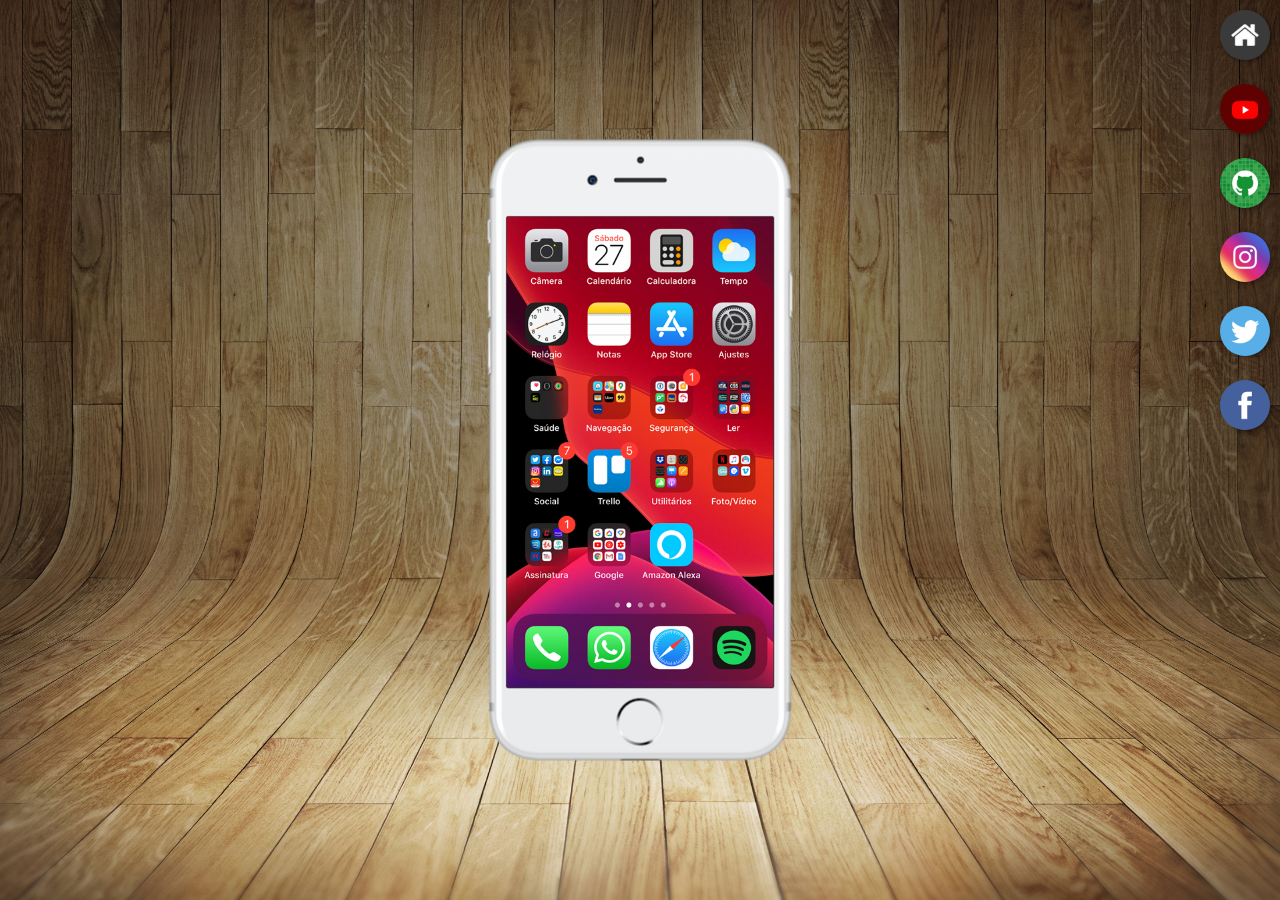
<file: index.html>
<!DOCTYPE html>
<html lang="pt-BR">
<head>
    <meta charset="UTF-8">
    <meta name="viewport" content="width=device-width, initial-scale=1.0">
    <title>Projeto Redes Sociais</title>
    <link rel="shortcut icon" href="favicon.ico" type="image/x-icon">
    <link rel="stylesheet" href="css/style.css">
</head>
<body>
    <main>
        <section id="telefone">
            <iframe src="home.html" name="tela" id="tela" frameborder="0">
                Seu navegador não é compatível com iframes.
            </iframe>
        </section>
        <section id="redes-sociais">
            <a href="home.html" target="tela"><img src="img/logo-home.jpg" alt="Home"></a><br>
            <a href="youtube.html" target="tela"><img src="img/logo-youtube.jpg" alt="YouTube"></a><br>
            <a href="github.html" target="tela"><img src="img/logo-github.jpg" alt="GitHub"></a><br>
            <a href="instagram.html" target="tela"><img src="img/logo-instagram.jpg" alt="Instagram"></a><br>
            <a href="twitter.html" target="tela"><img src="img/logo-twitter.jpg" alt="Twitter"></a><br>
            <a href="facebook.html" target="tela"><img src="img/logo-facebook.jpg" alt="Facebook"></a>
        </section>
    </main>
</body>
</html>
</file>
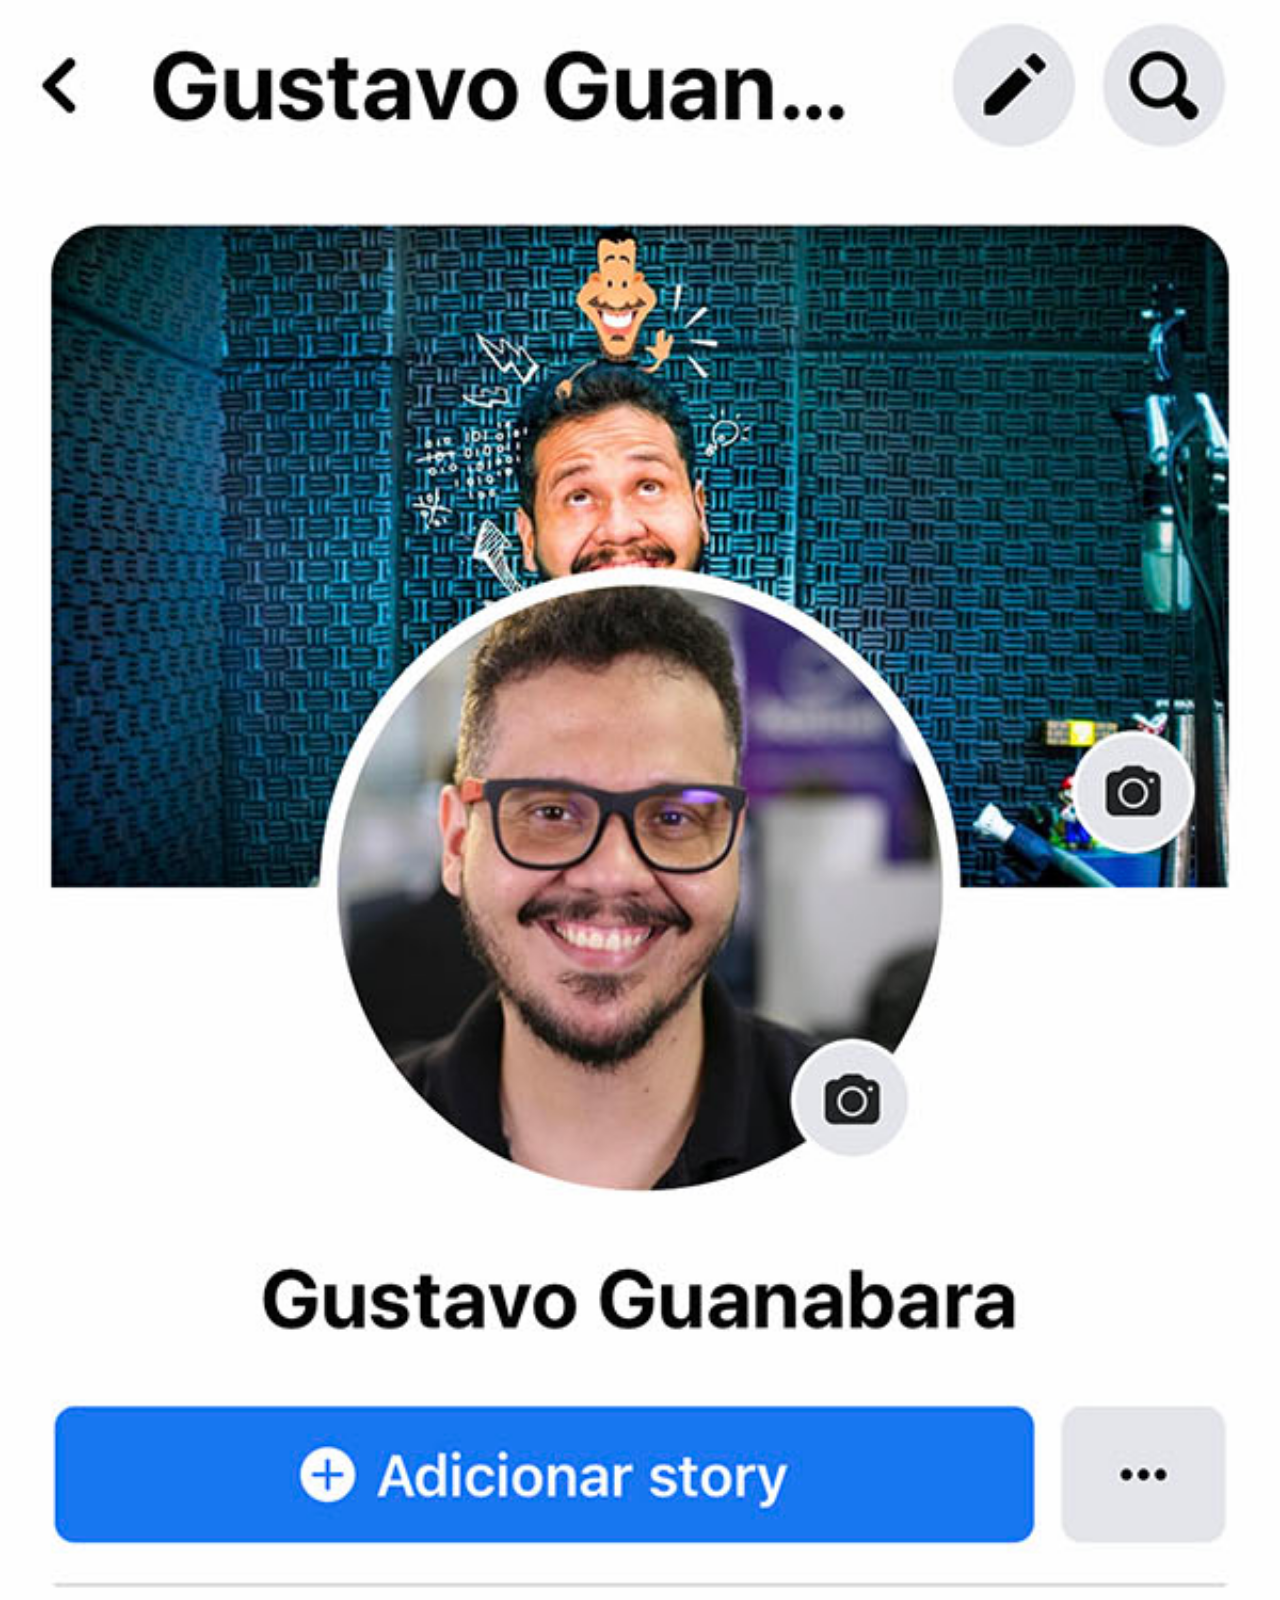
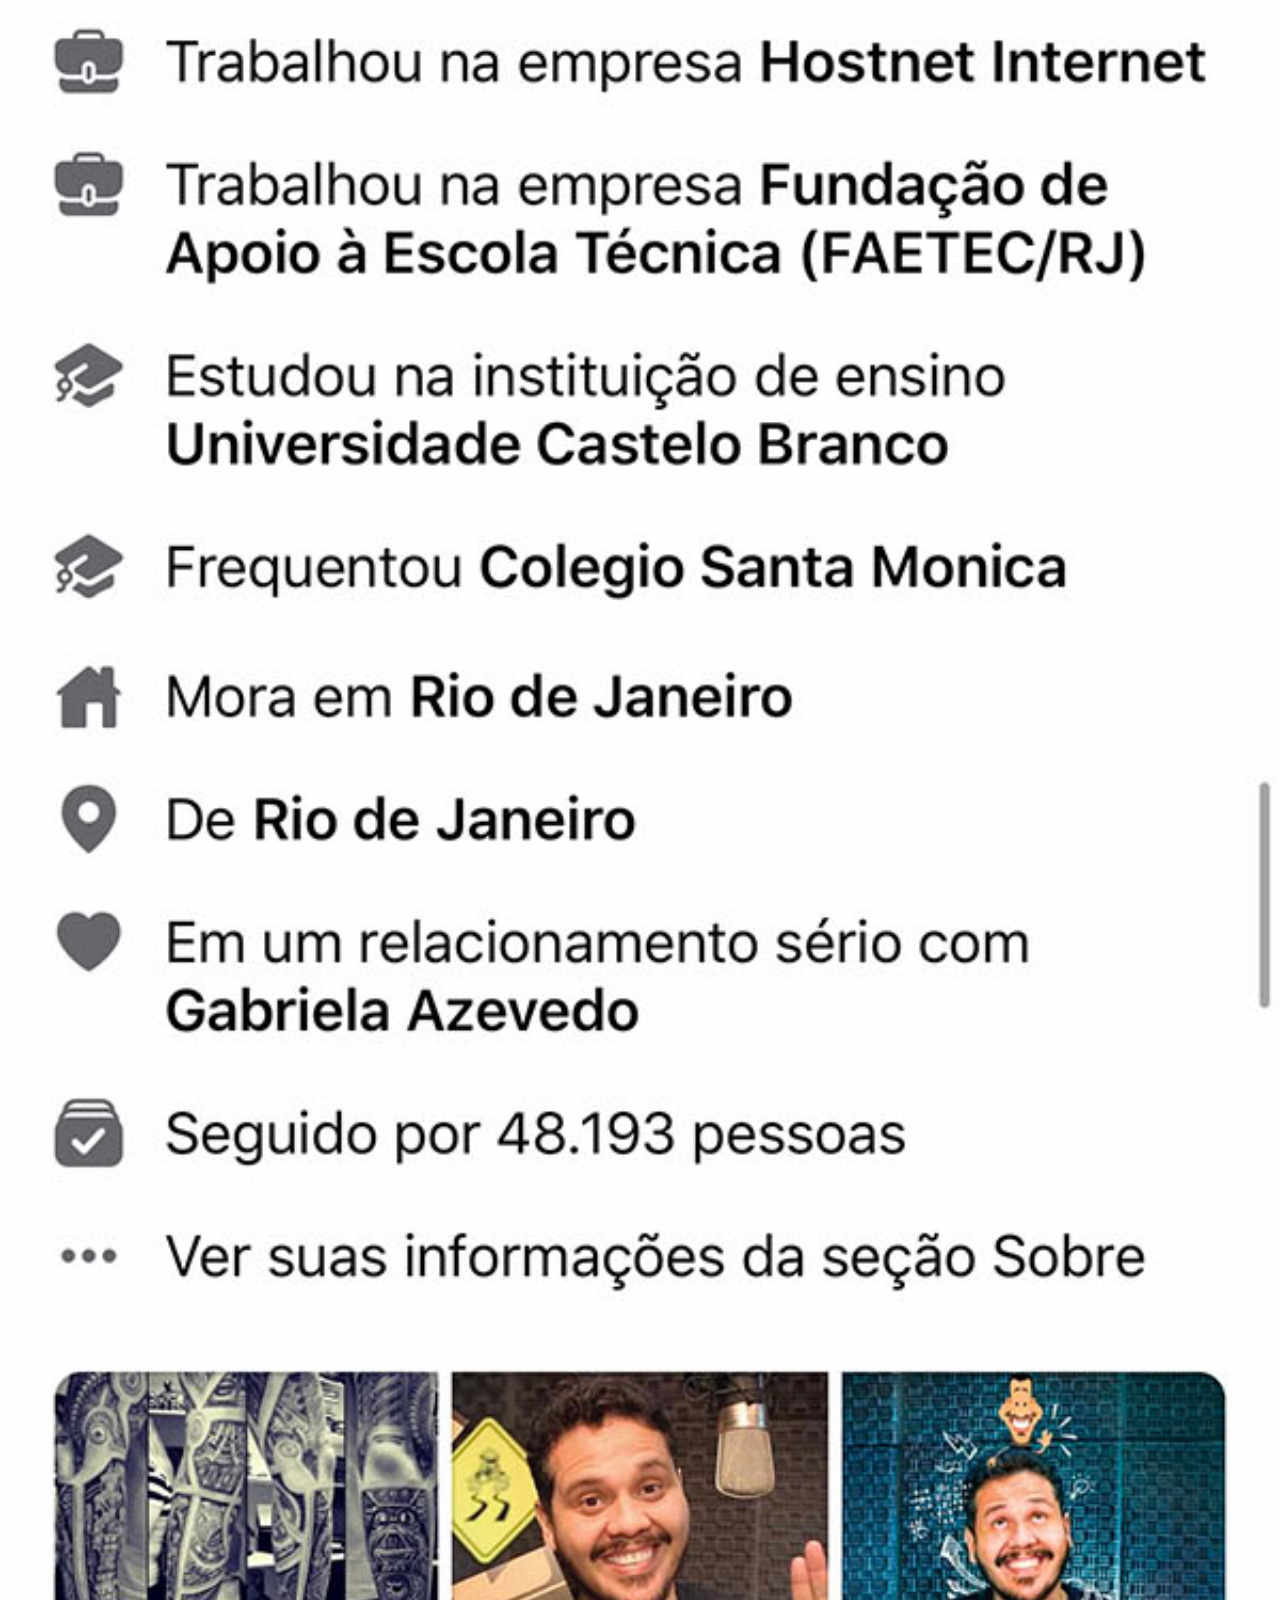
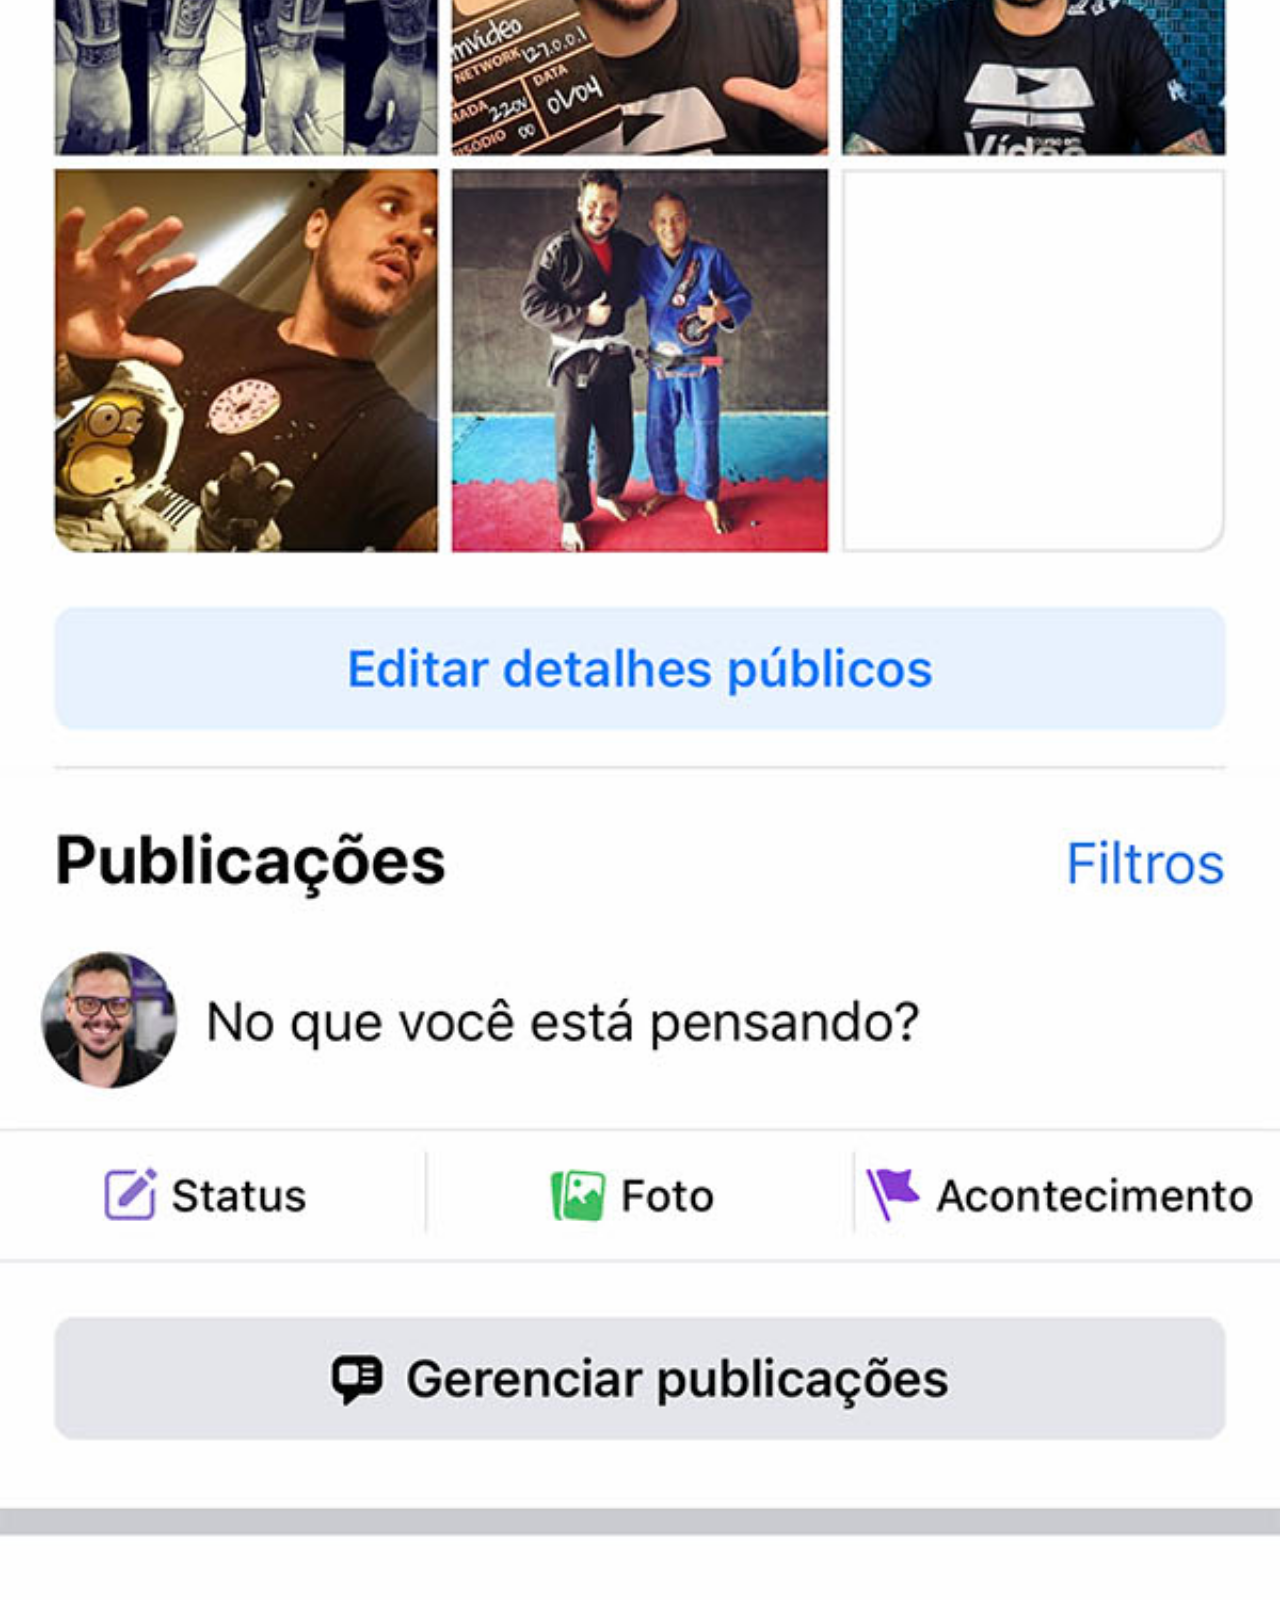
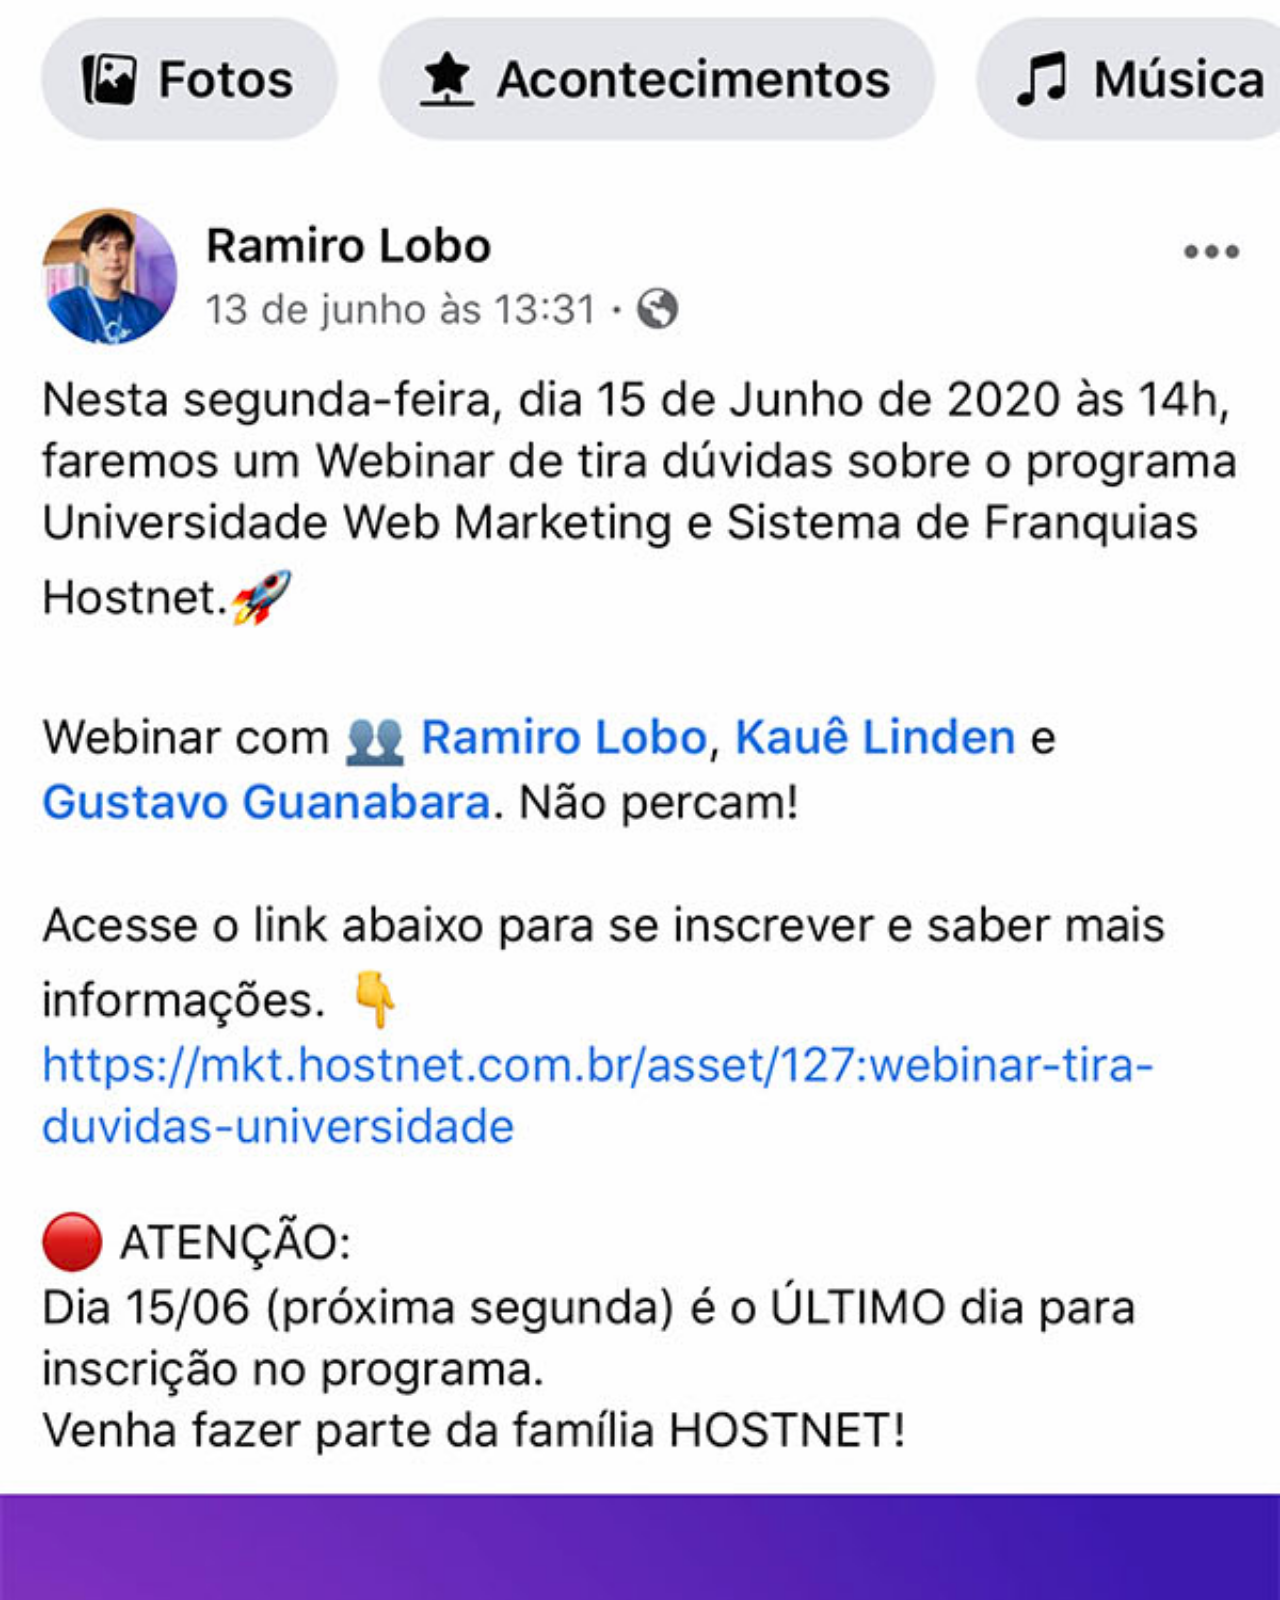
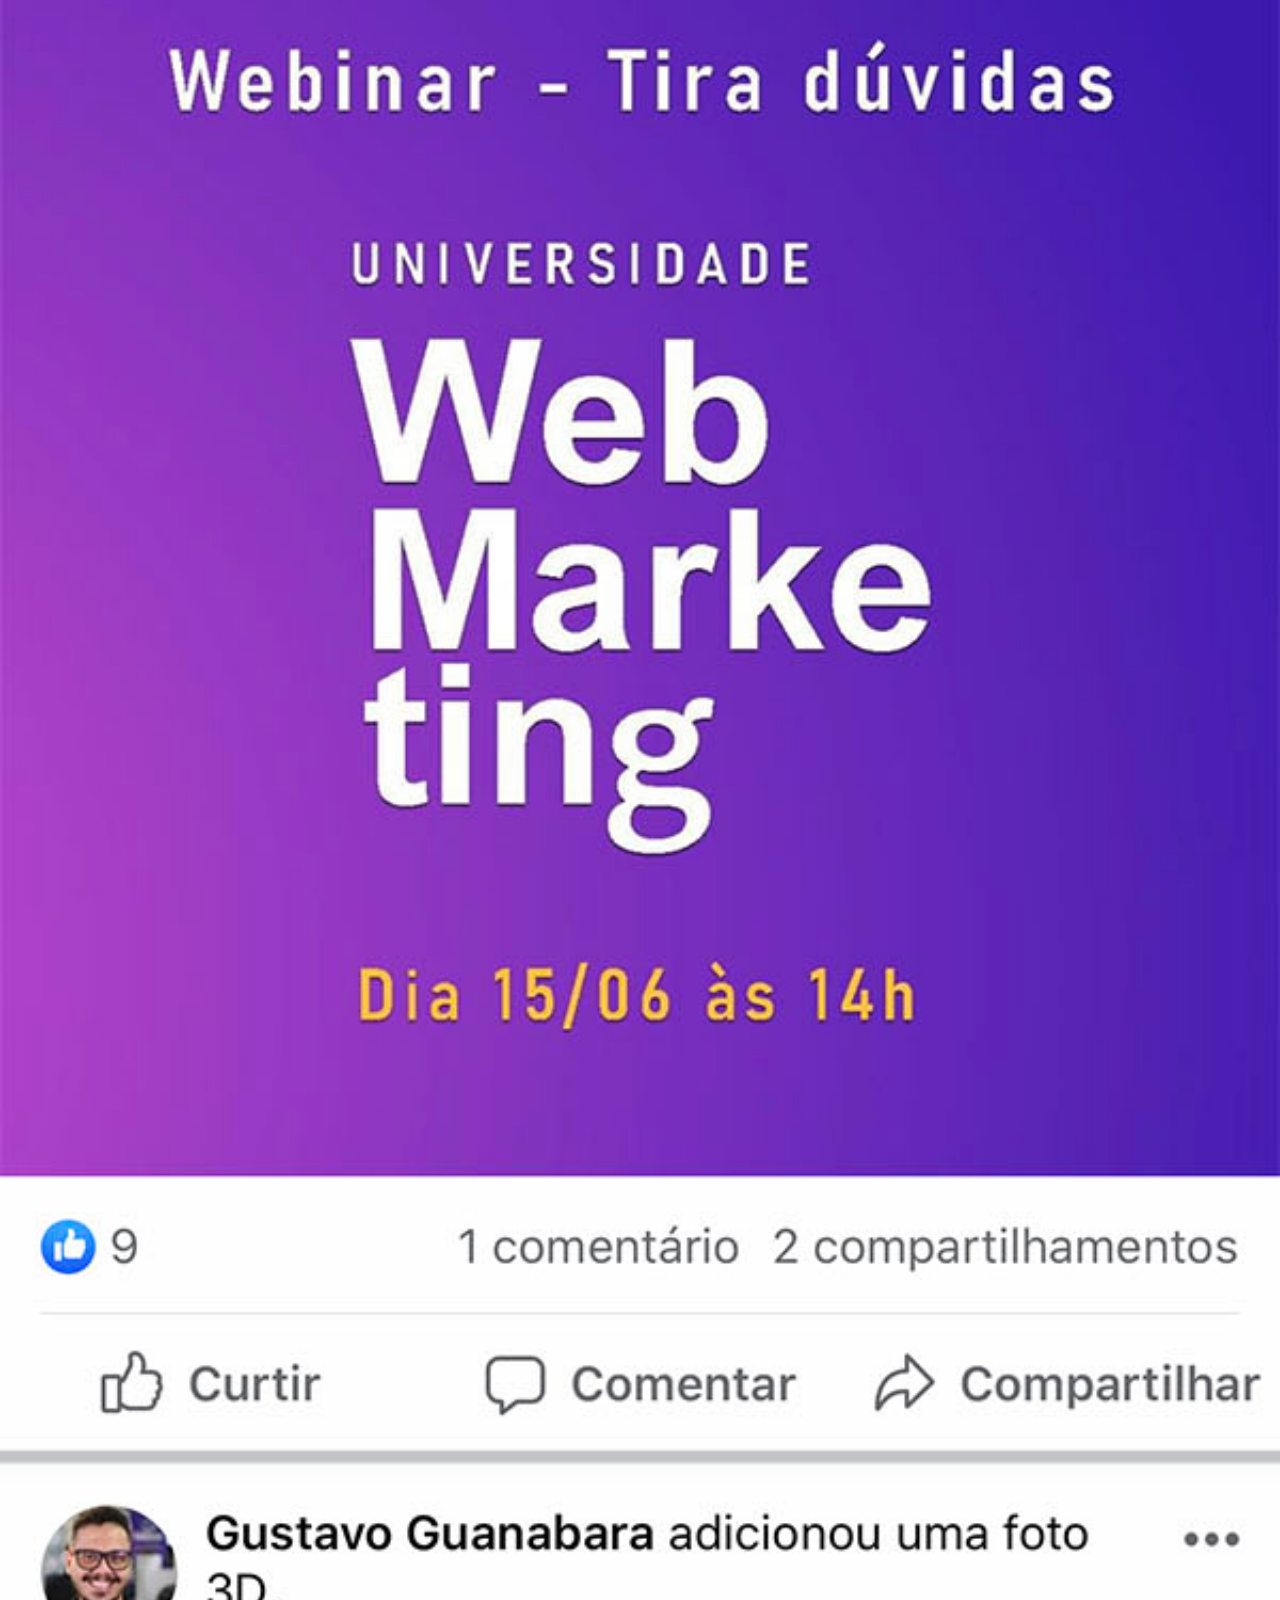
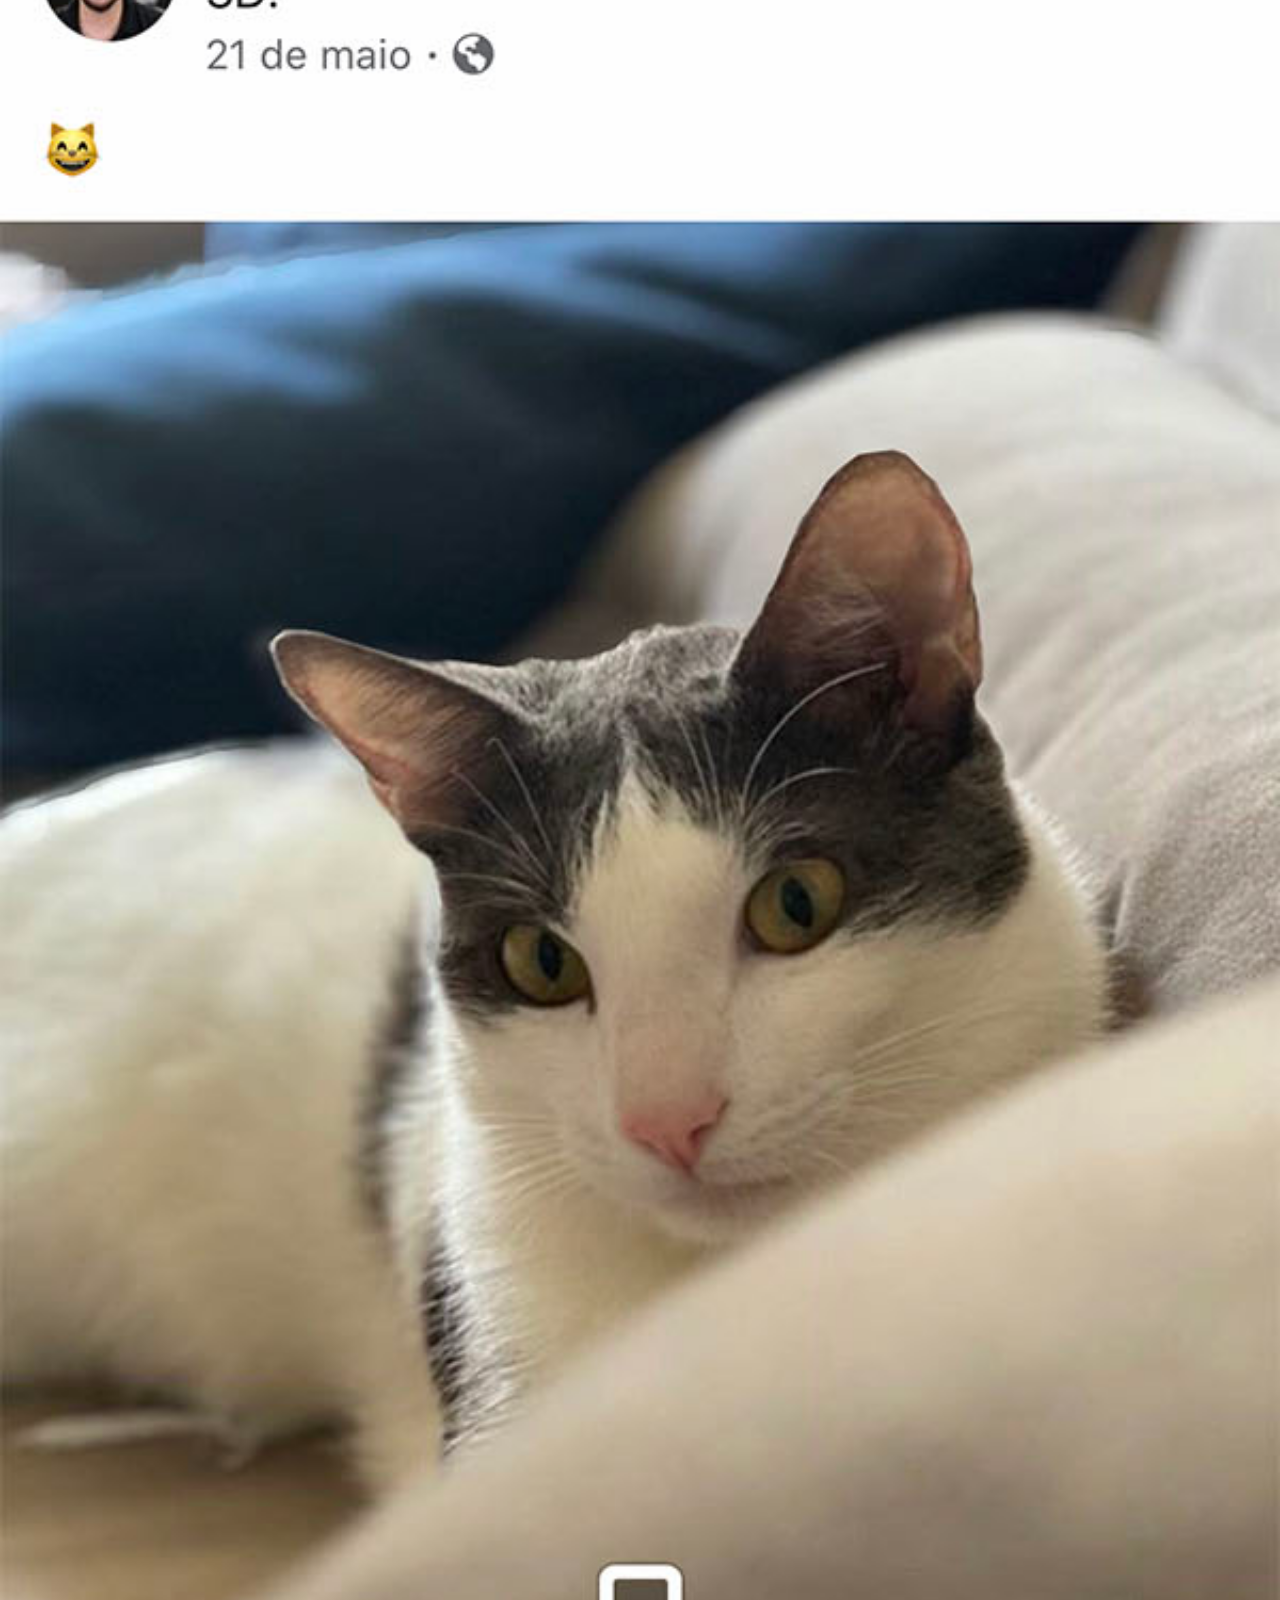
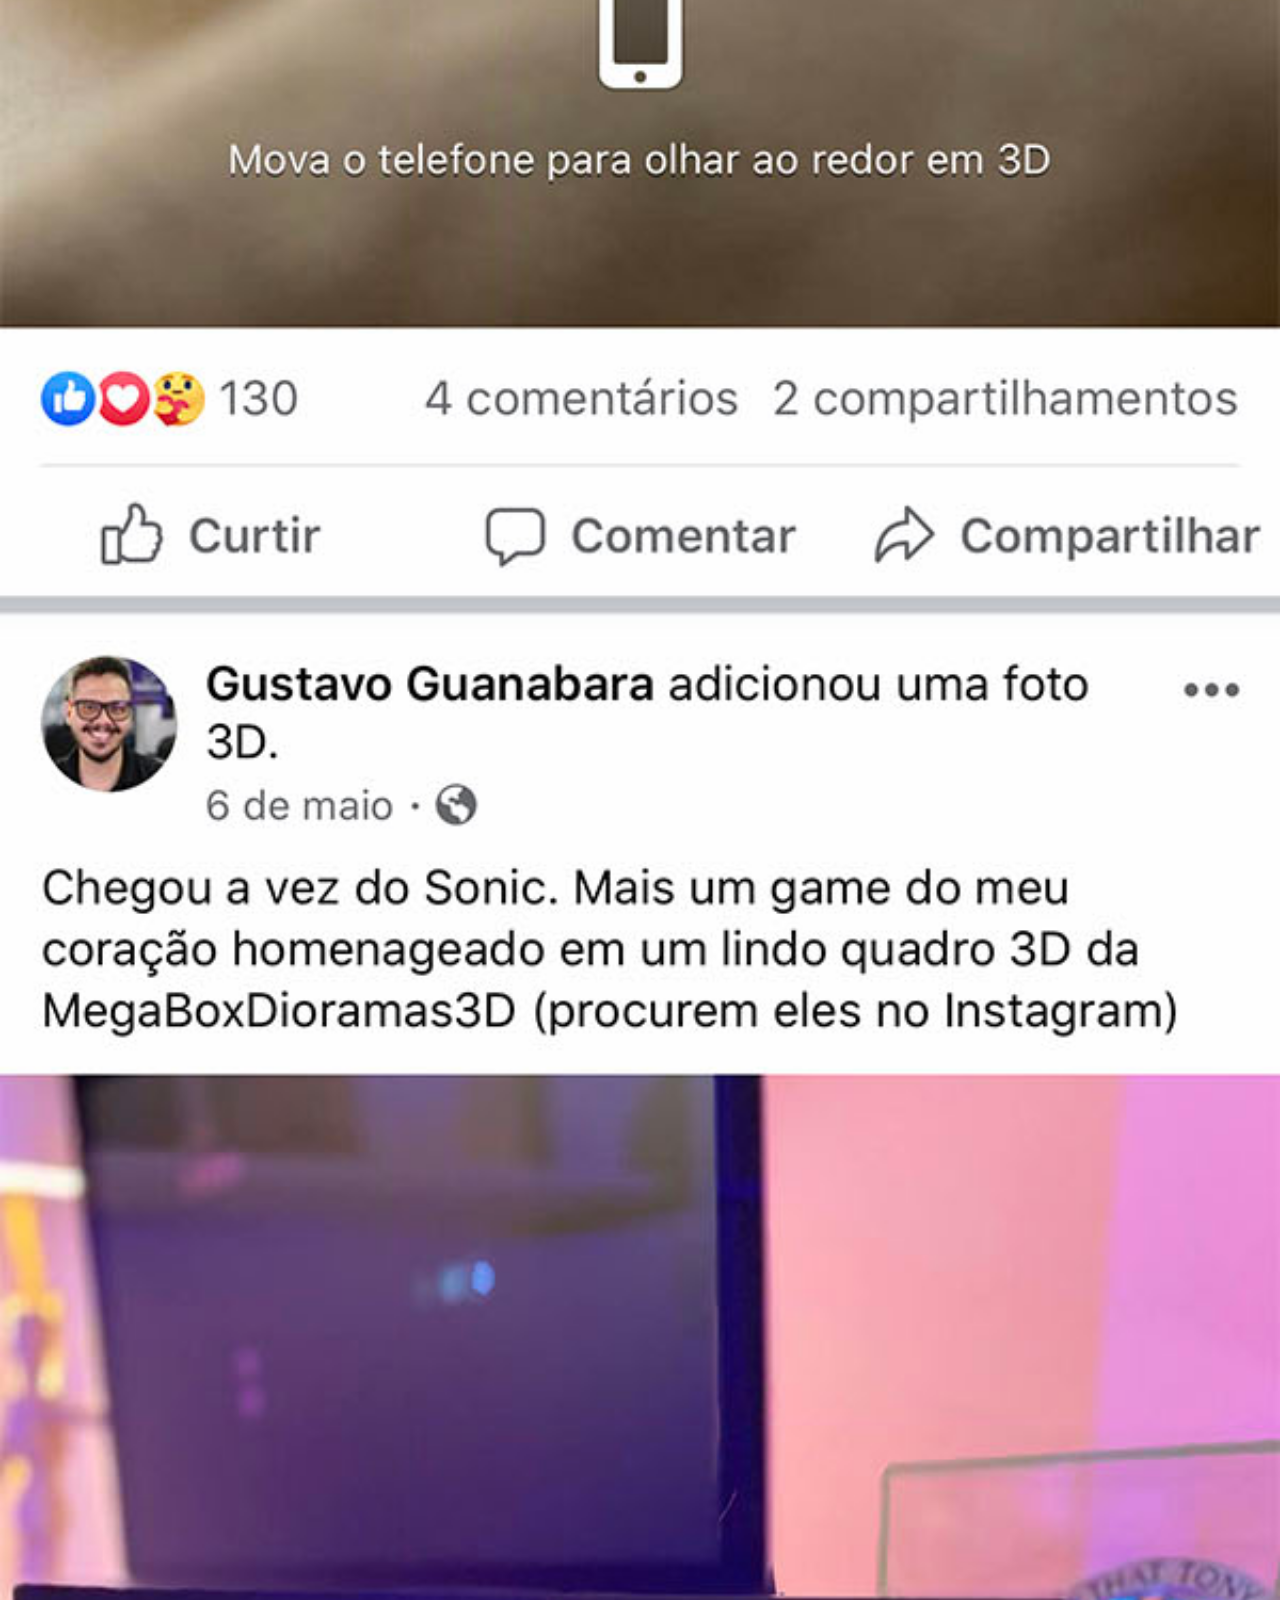
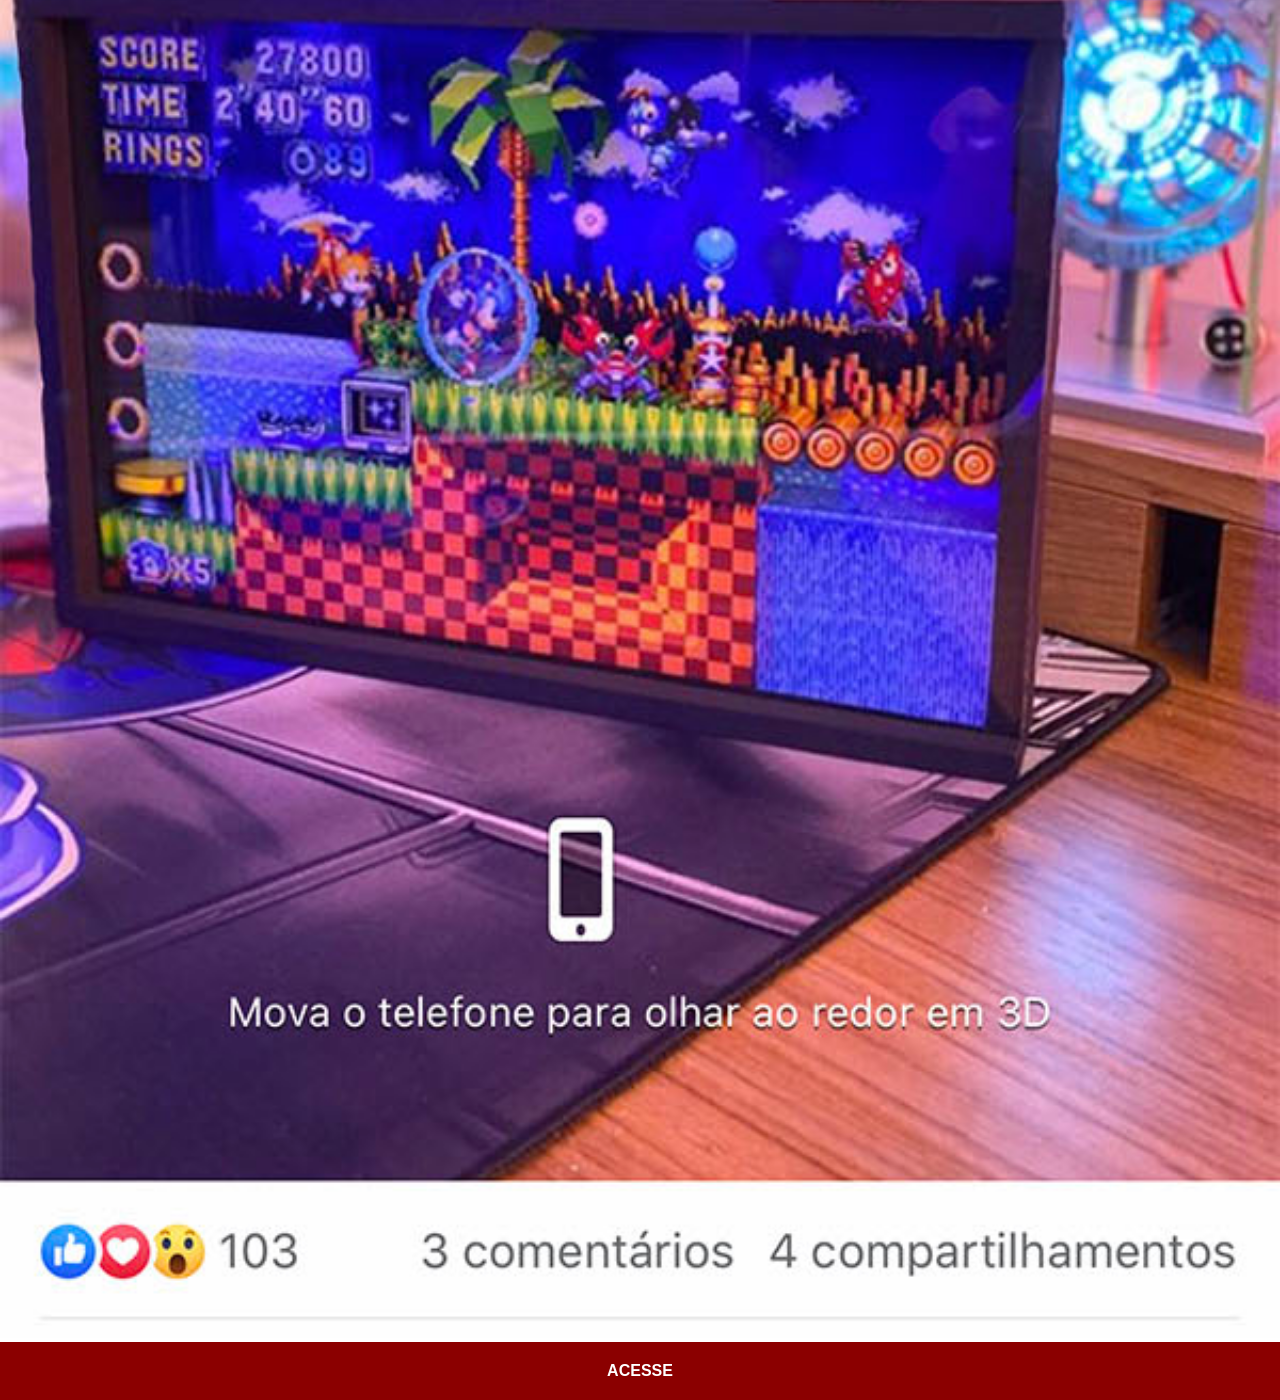
<file: facebook.html>
<!DOCTYPE html>
<html lang="pt-BR">
<head>
    <meta charset="UTF-8">
    <meta name="viewport" content="width=device-width, initial-scale=1.0">
    <title>YouTube</title>
    <link rel="stylesheet" href="css/social.css">
</head>
<body>
    <img src="img/tela-facebook.jpg" alt="Facebook">
    <a href="https://www.youtube.com" target="_blank">ACESSE</a>
</body>
</html>
</file>
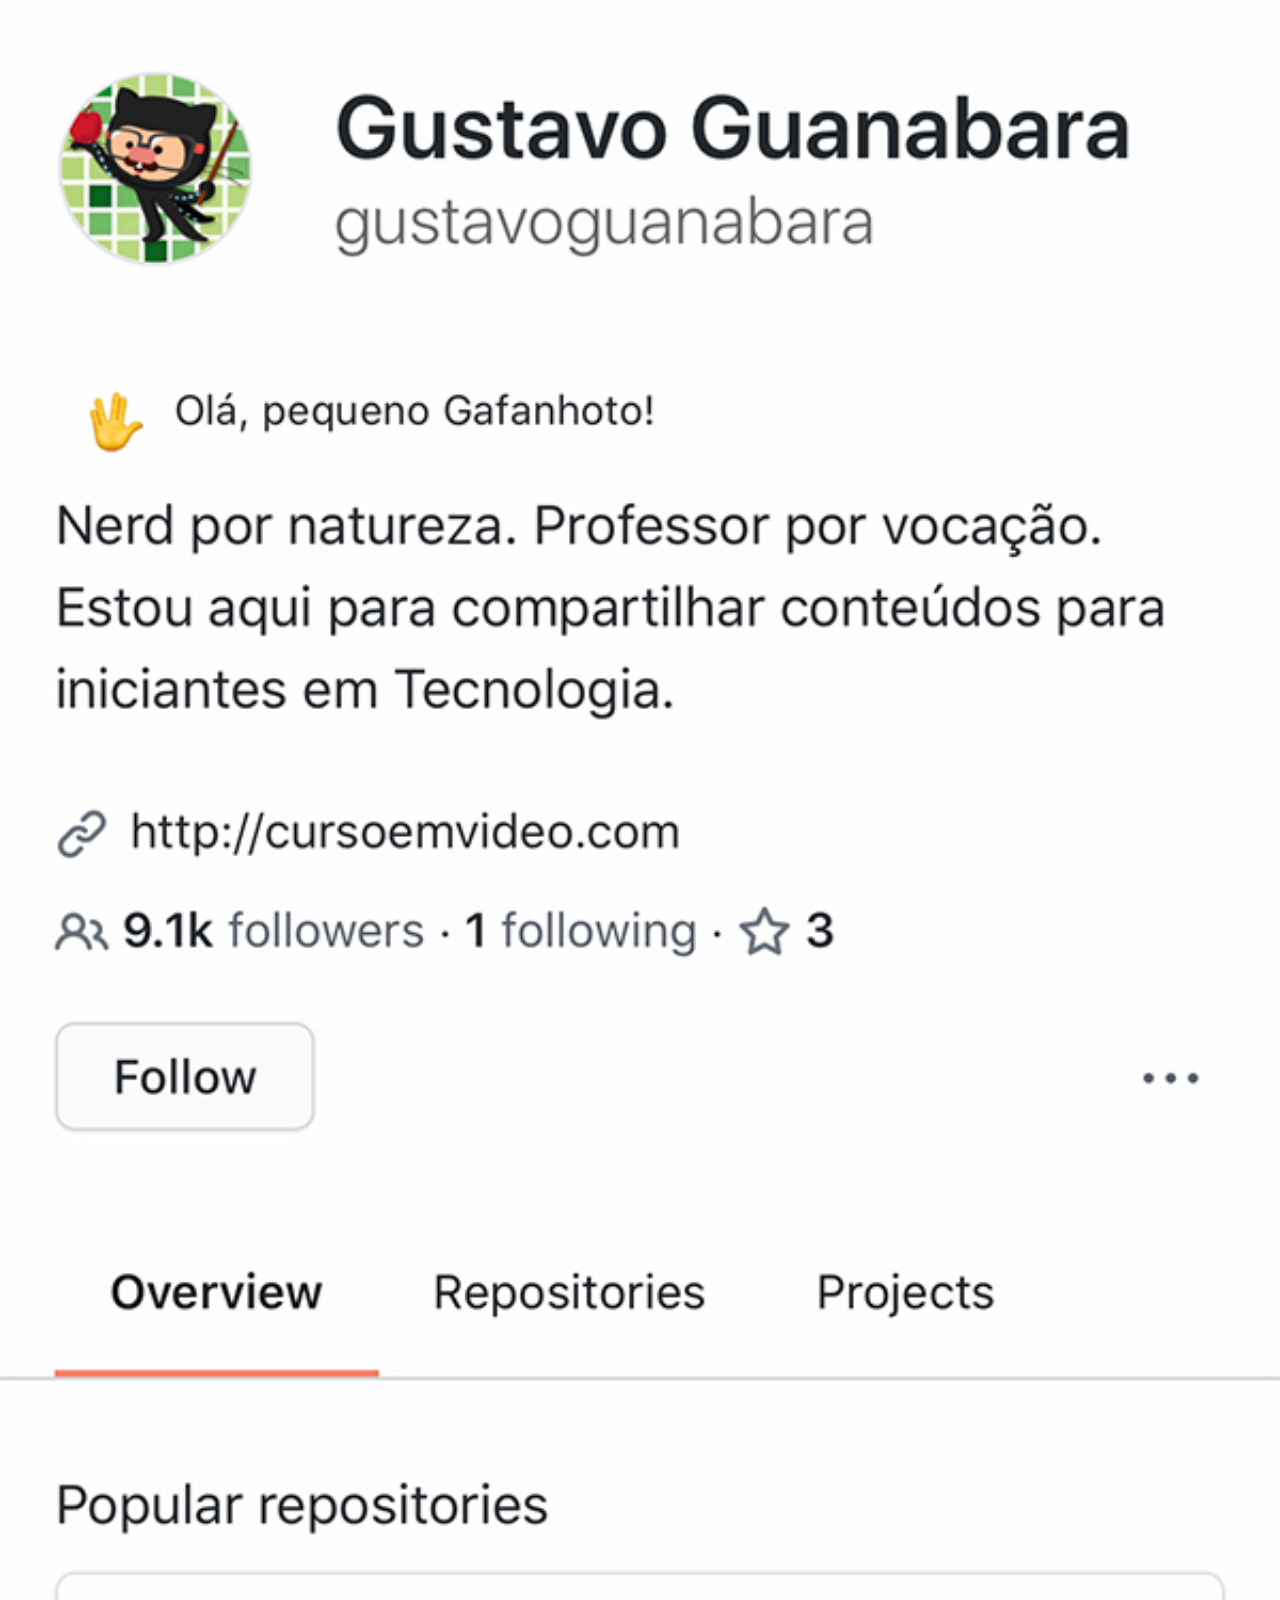
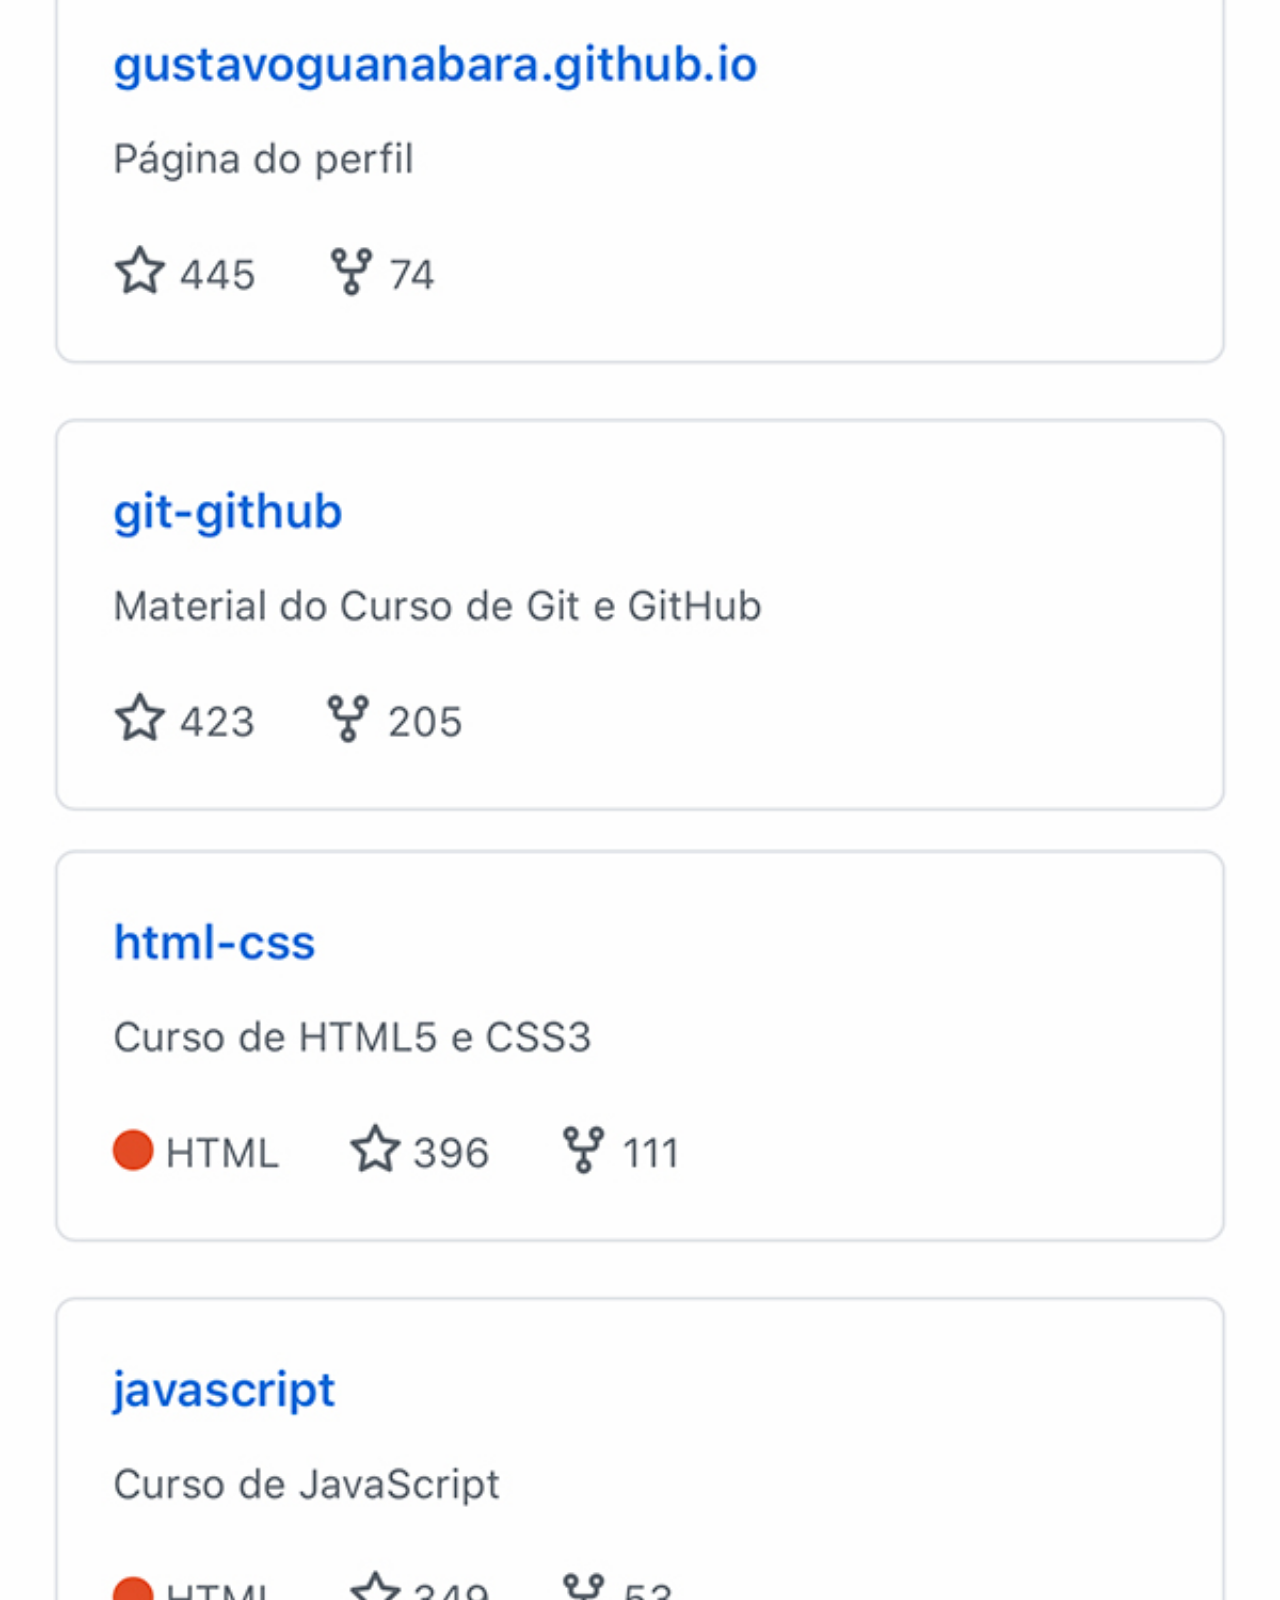
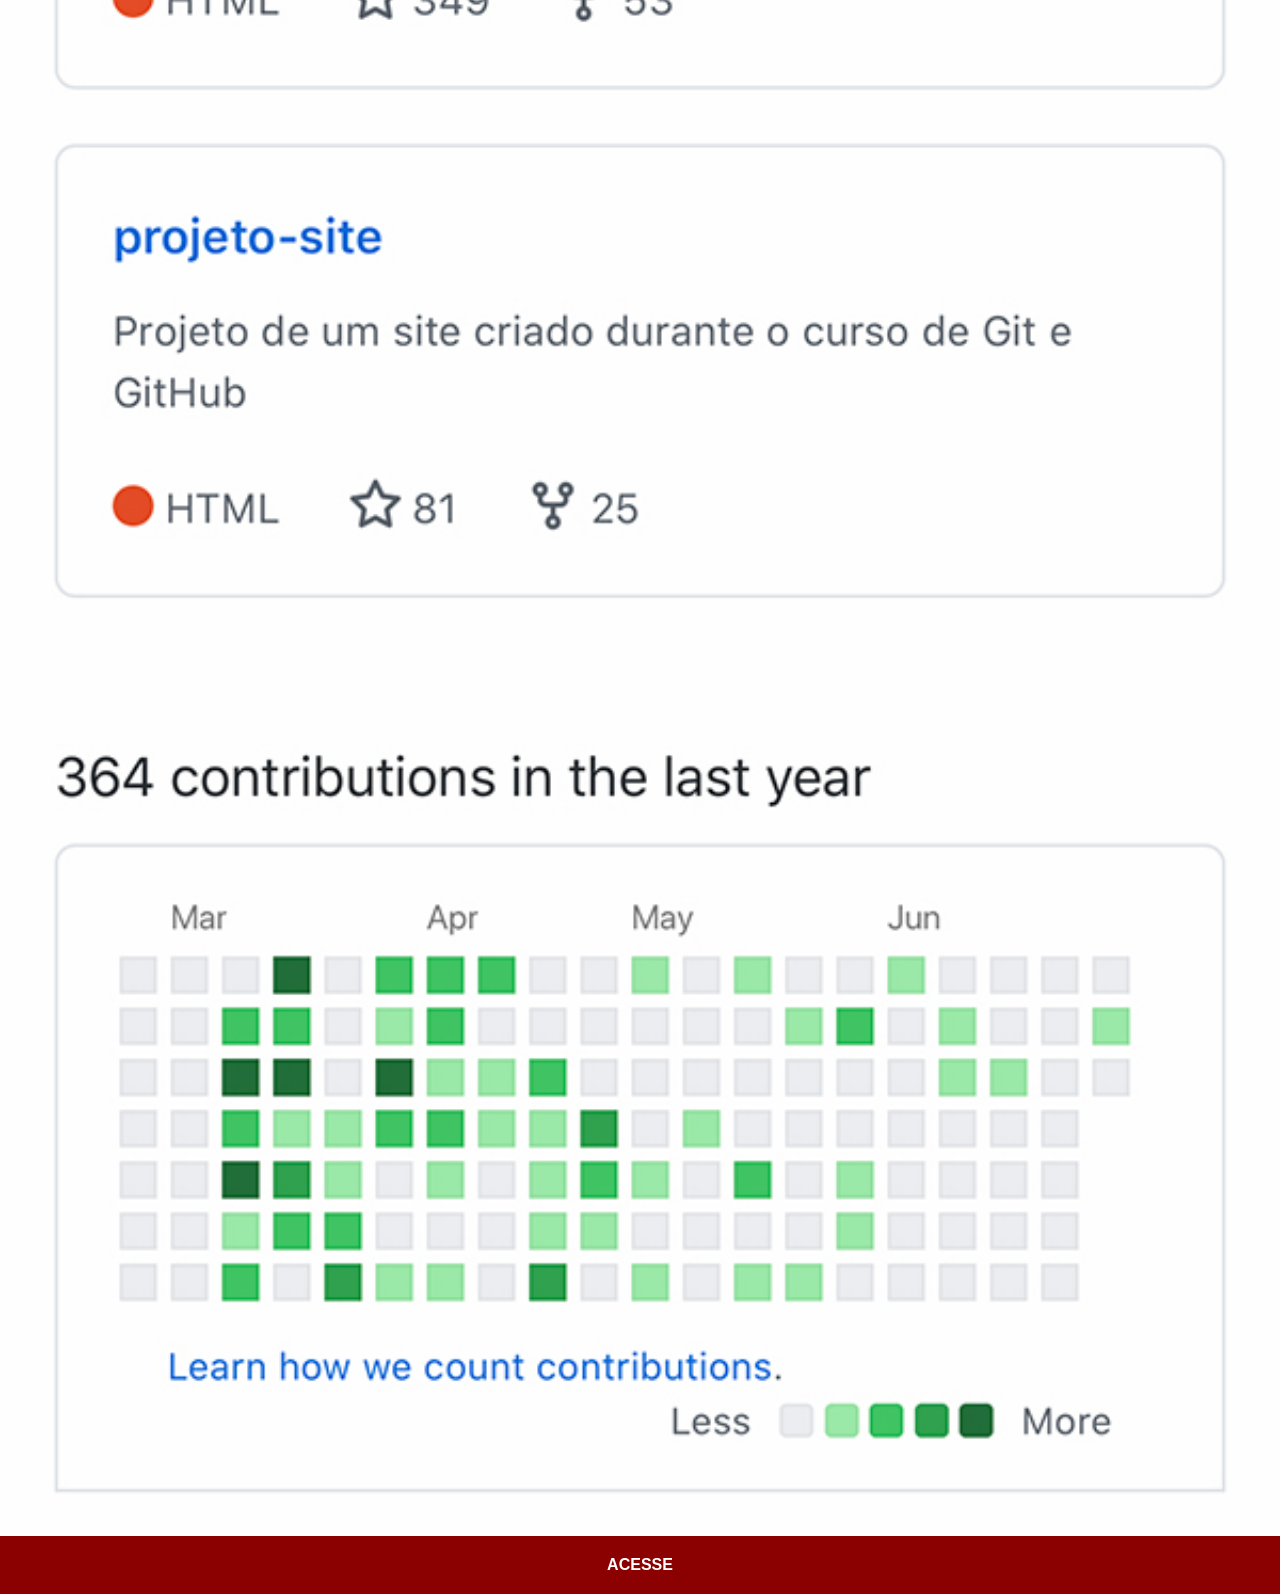
<file: github.html>
<!DOCTYPE html>
<html lang="pt-BR">
<head>
    <meta charset="UTF-8">
    <meta name="viewport" content="width=device-width, initial-scale=1.0">
    <title>YouTube</title>
    <link rel="stylesheet" href="css/social.css">
</head>
<body>
    <img src="img/tela-github.jpg" alt="GitHub">
    <a href="https://www.youtube.com" target="_blank">ACESSE</a>
</body>
</html>
</file>
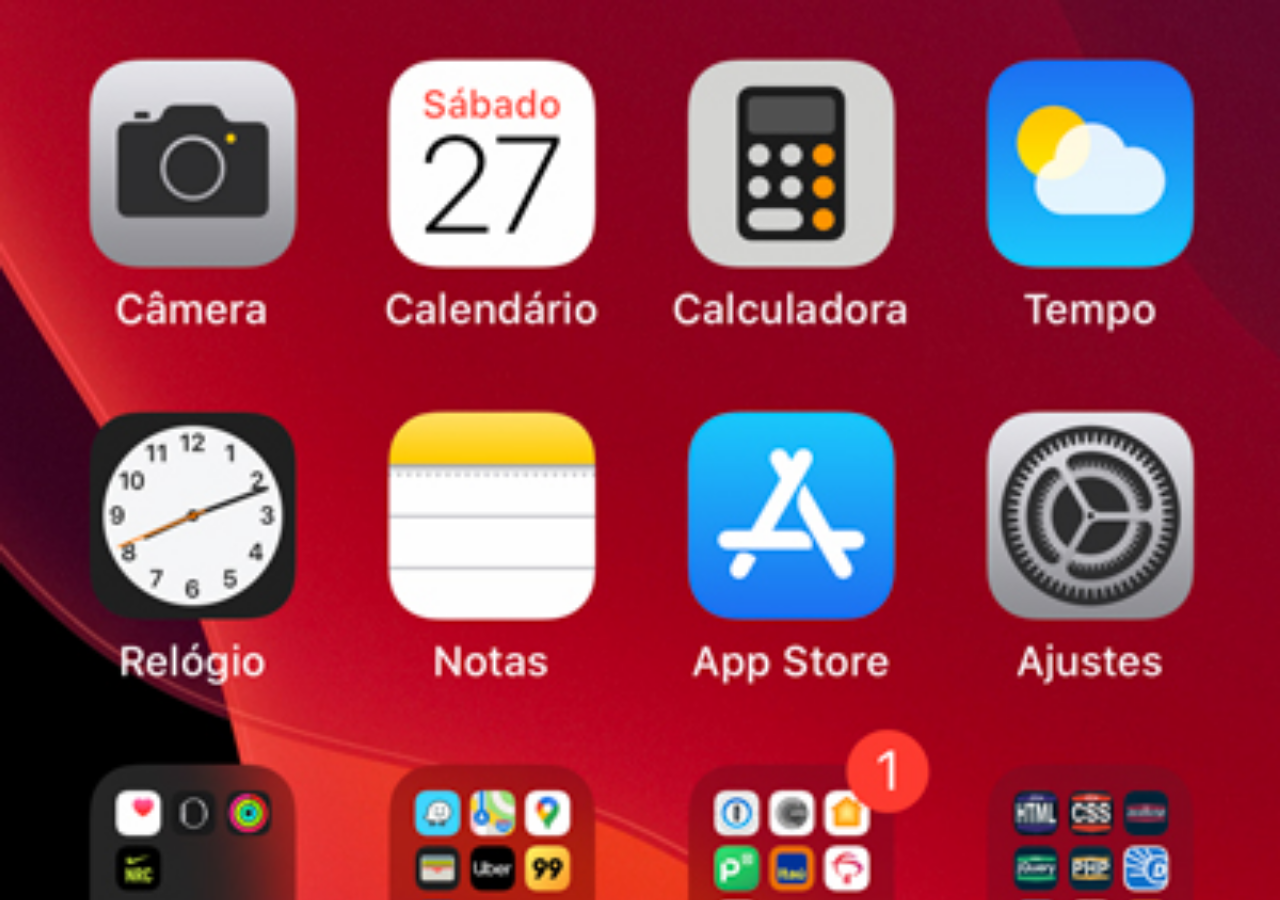
<file: home.html>
<!DOCTYPE html>
<html lang="pt-BR">
<head>
    <meta charset="UTF-8">
    <meta name="viewport" content="width=device-width, initial-scale=1.0">
    <title>Home</title>
</head>
<style>
    * {
        margin: 0px;
        padding: 0px;

    }

    body {
        width: 100vw;
        height: 100vh;
        background: black url('img/tela-home.jpg') no-repeat top center;
        background-size: cover;
    }
</style>
<body>
    
</body>
</html>
</file>
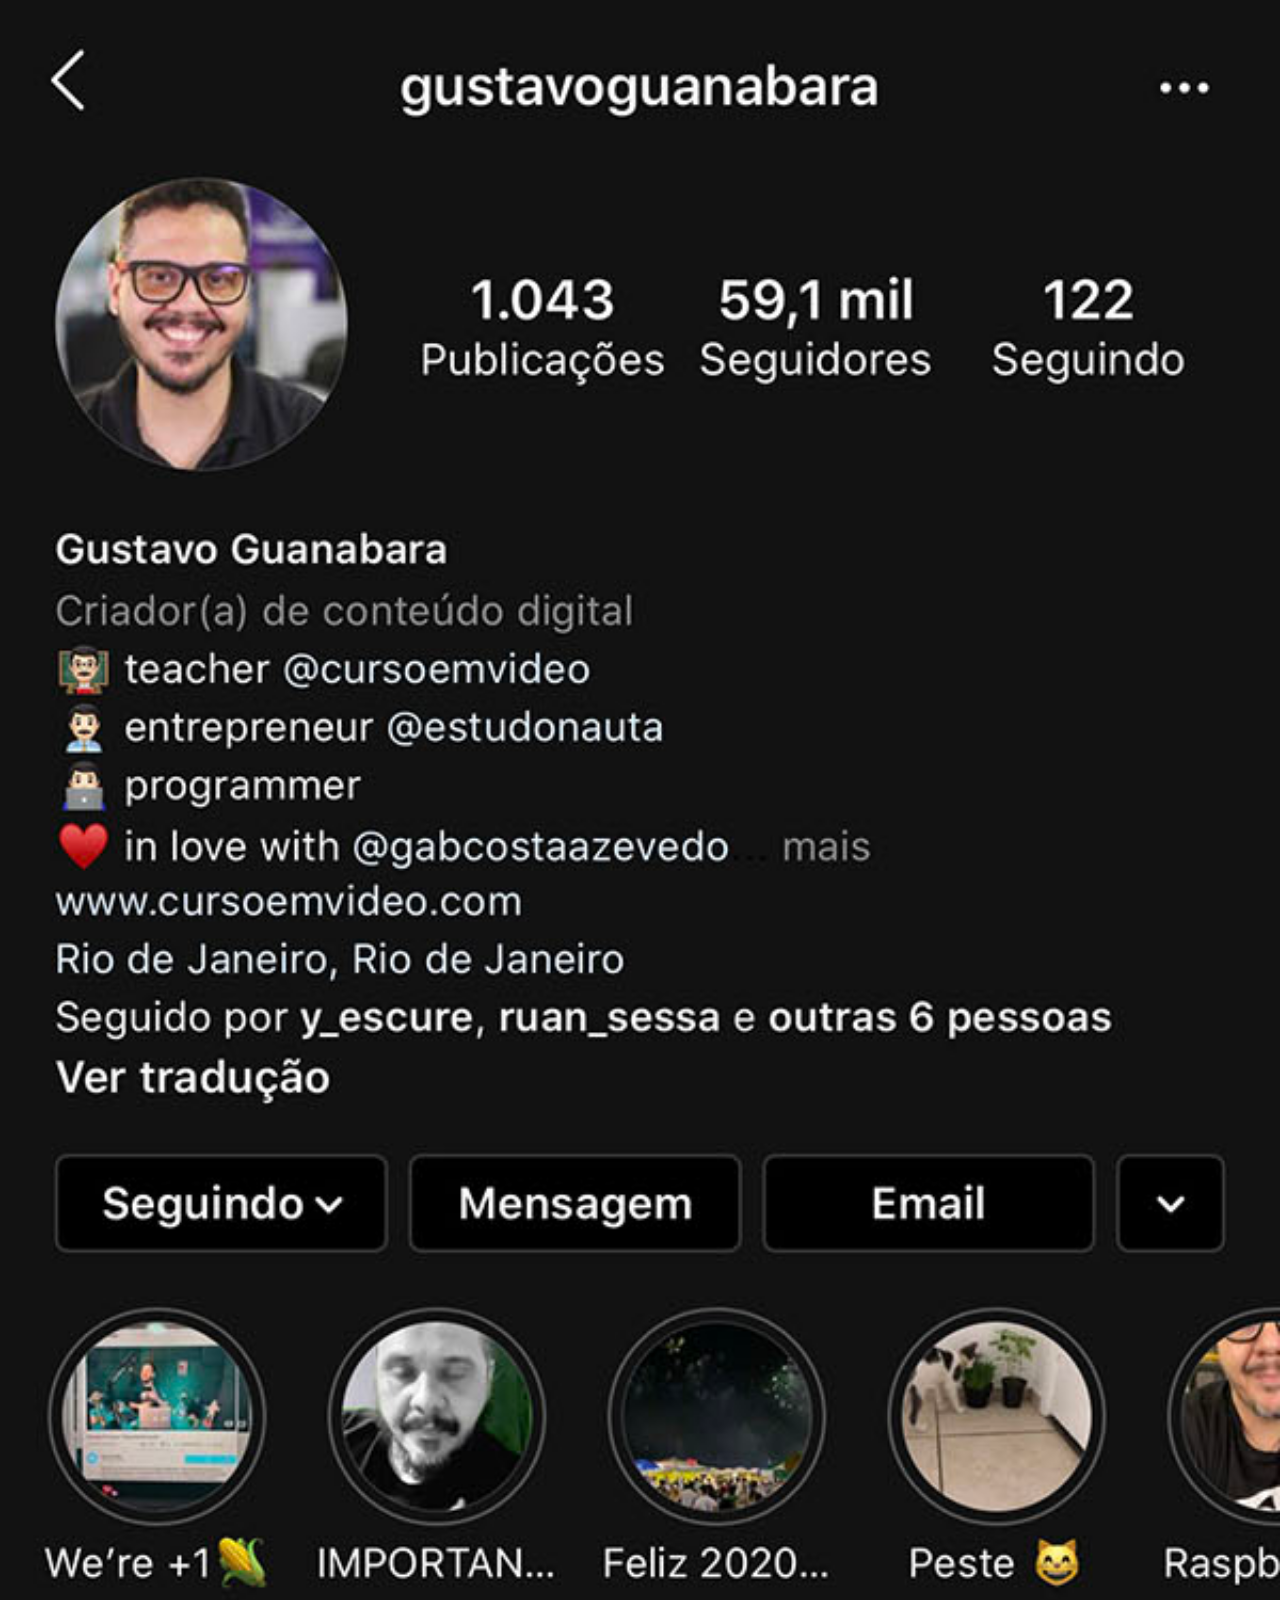
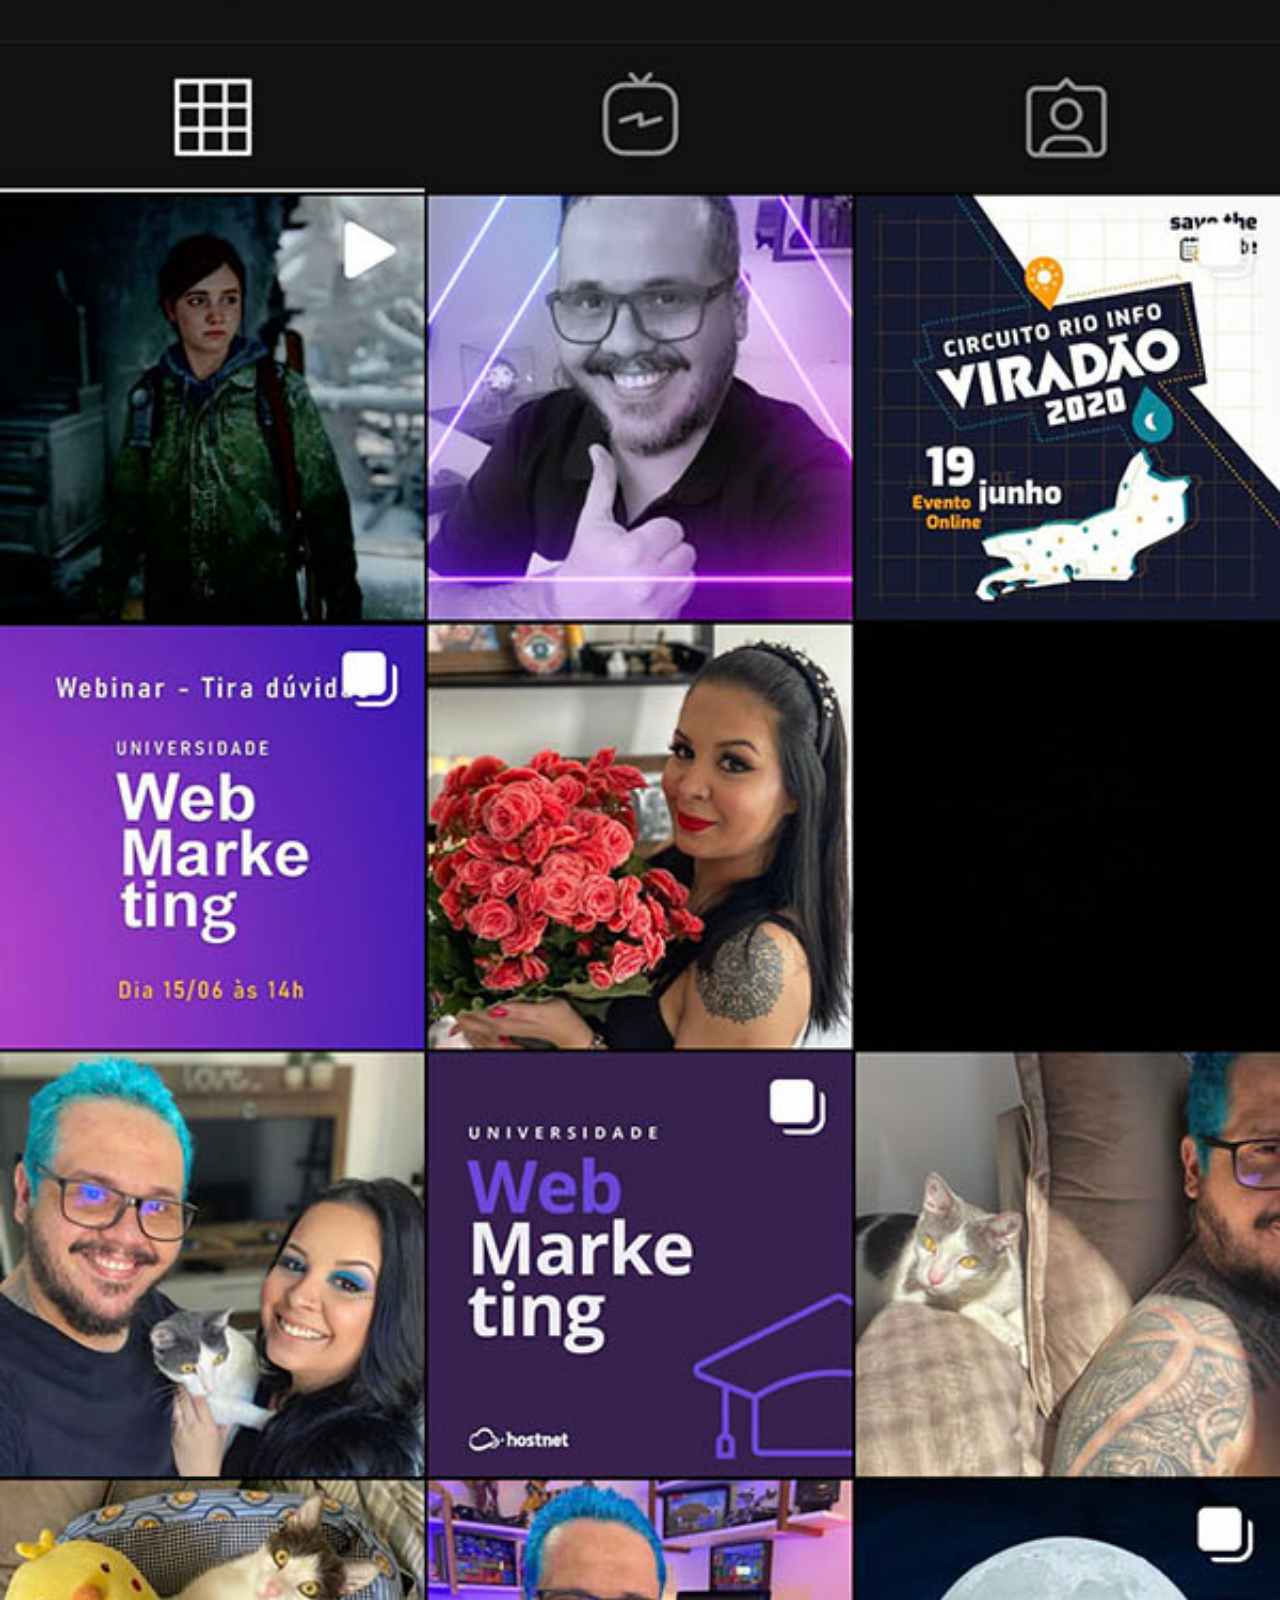
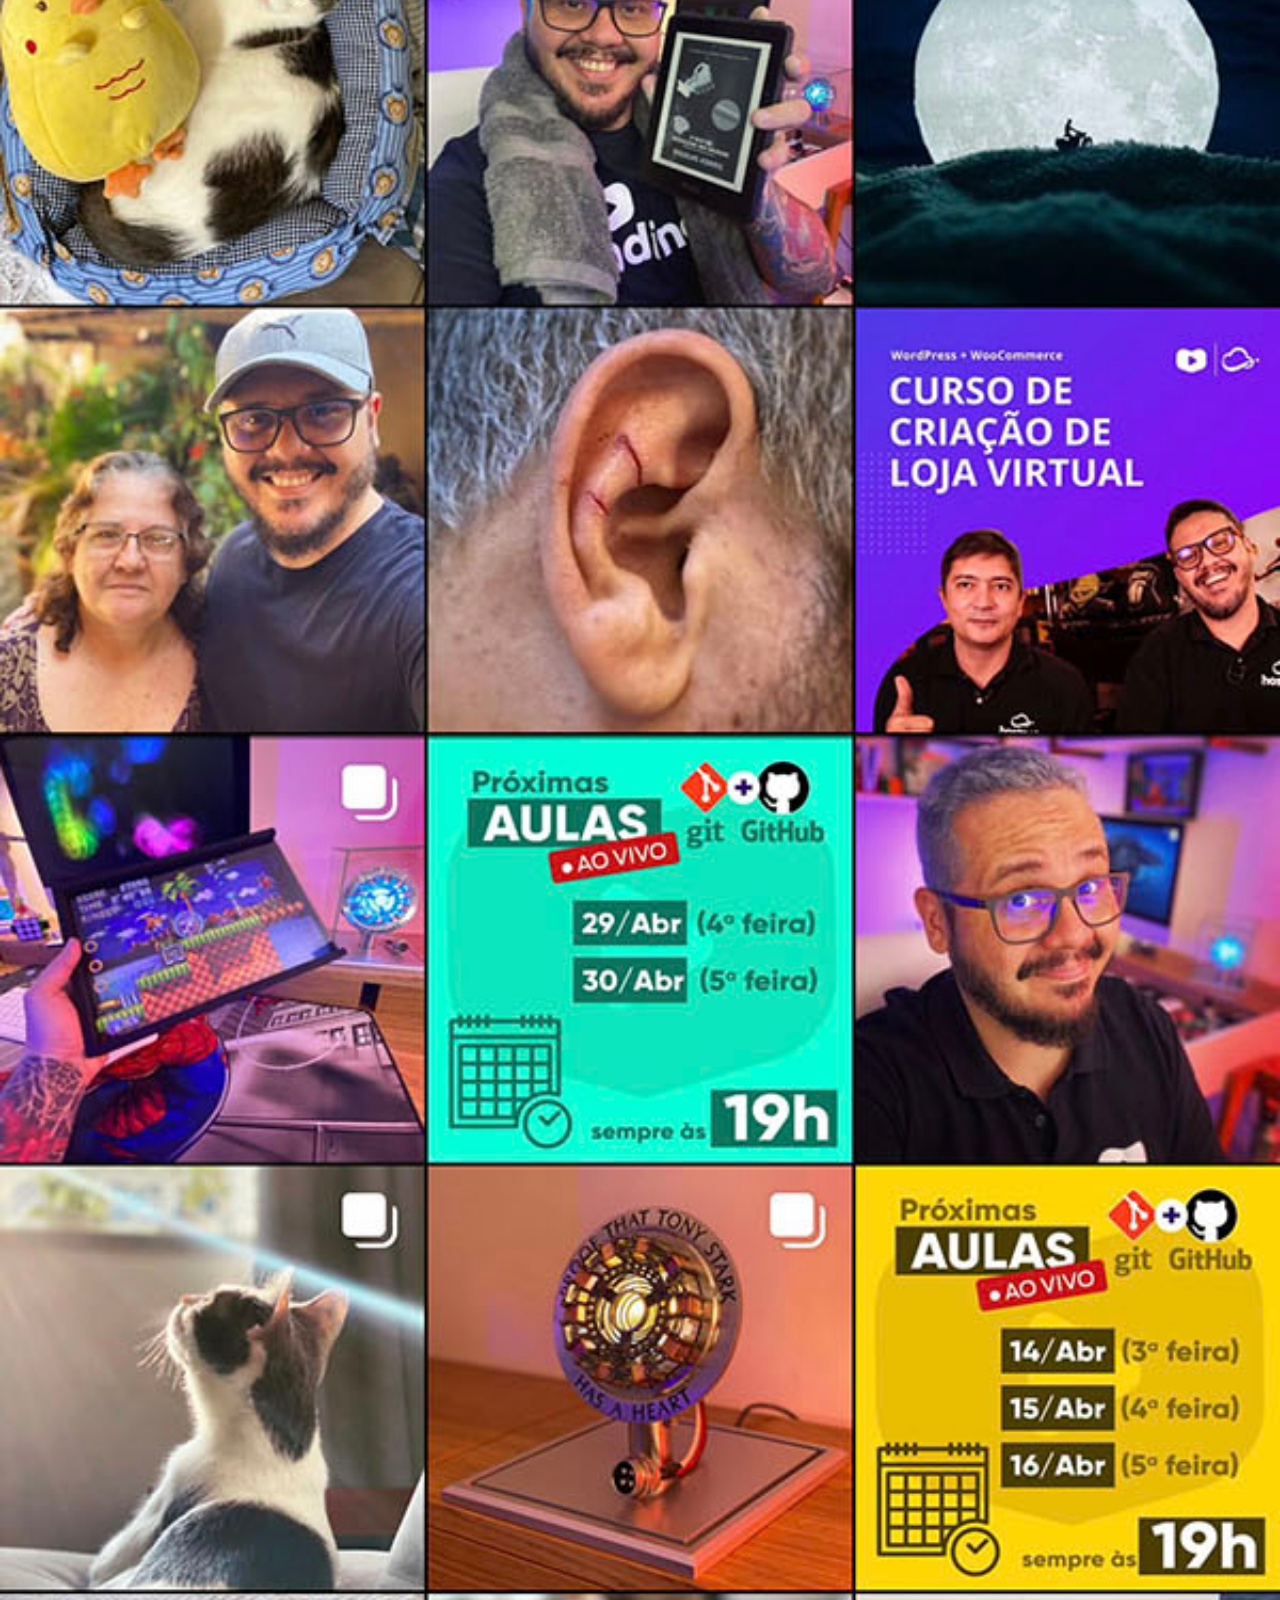
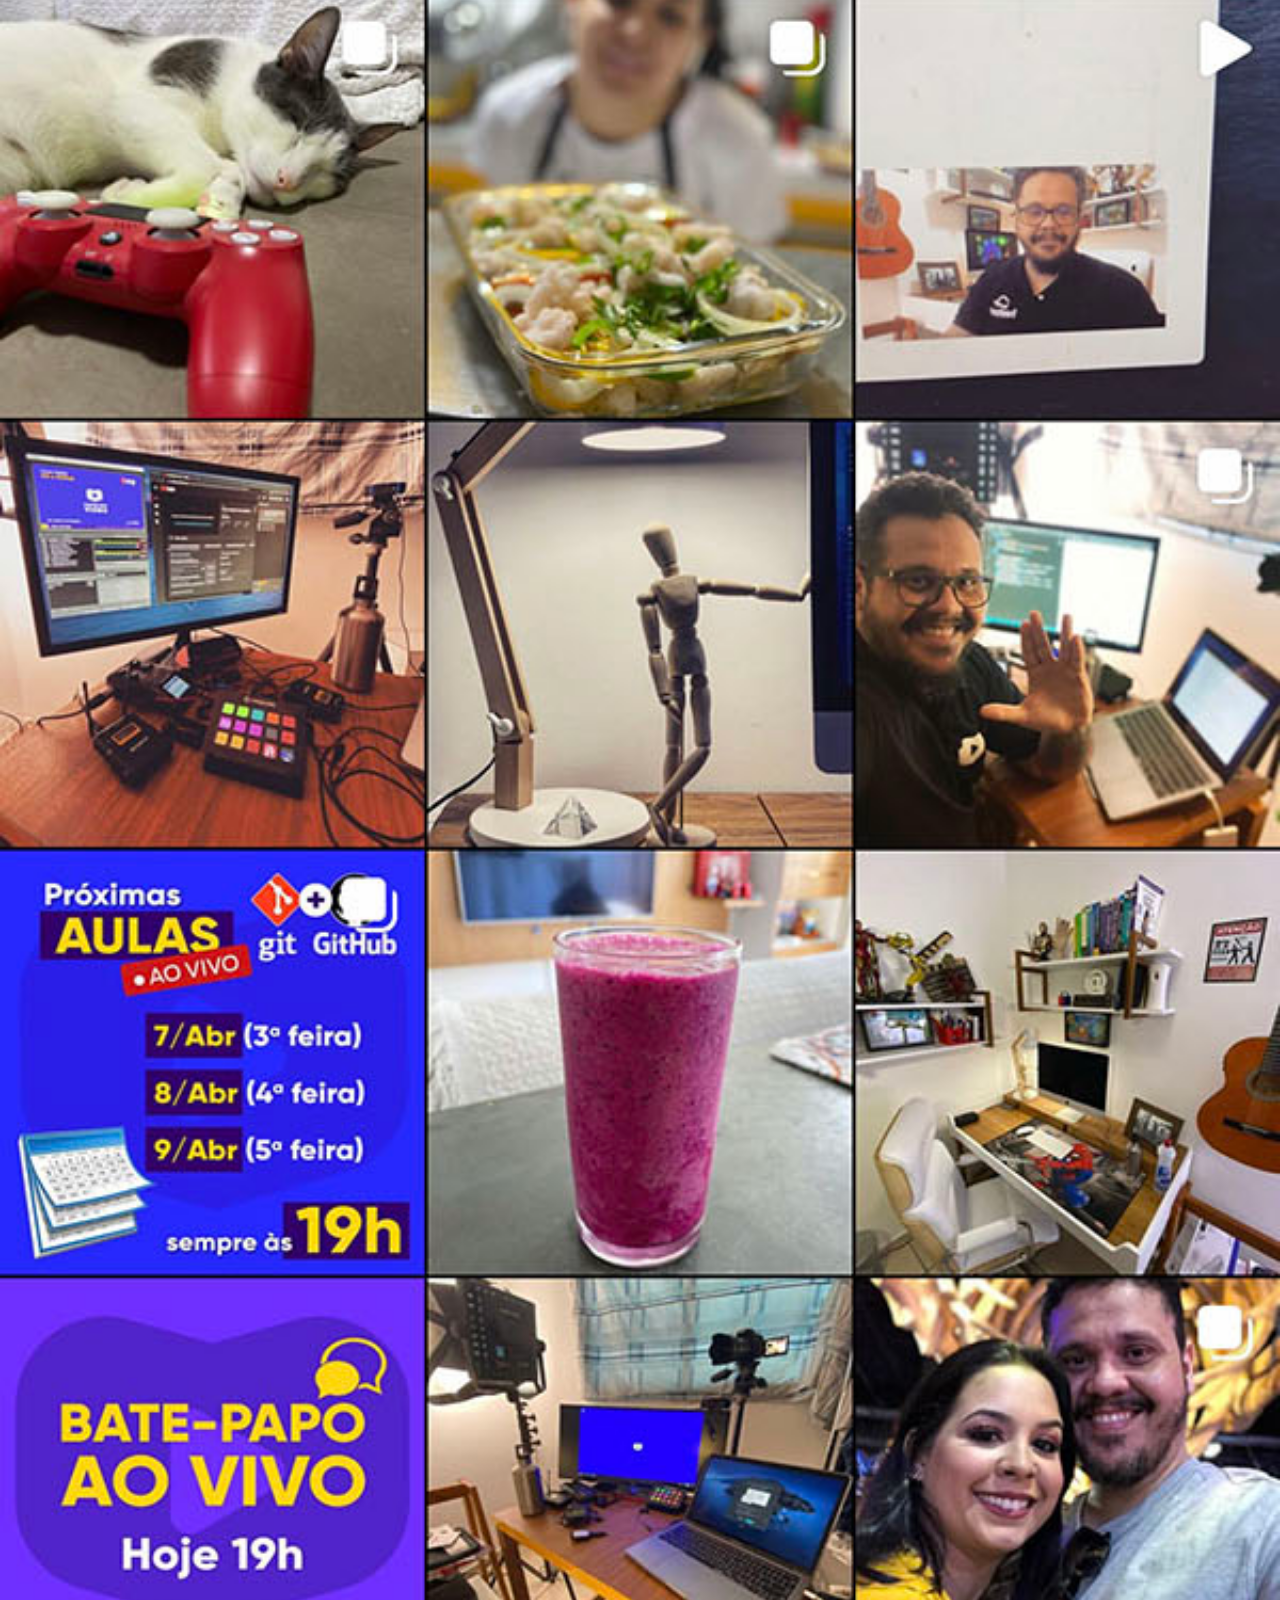
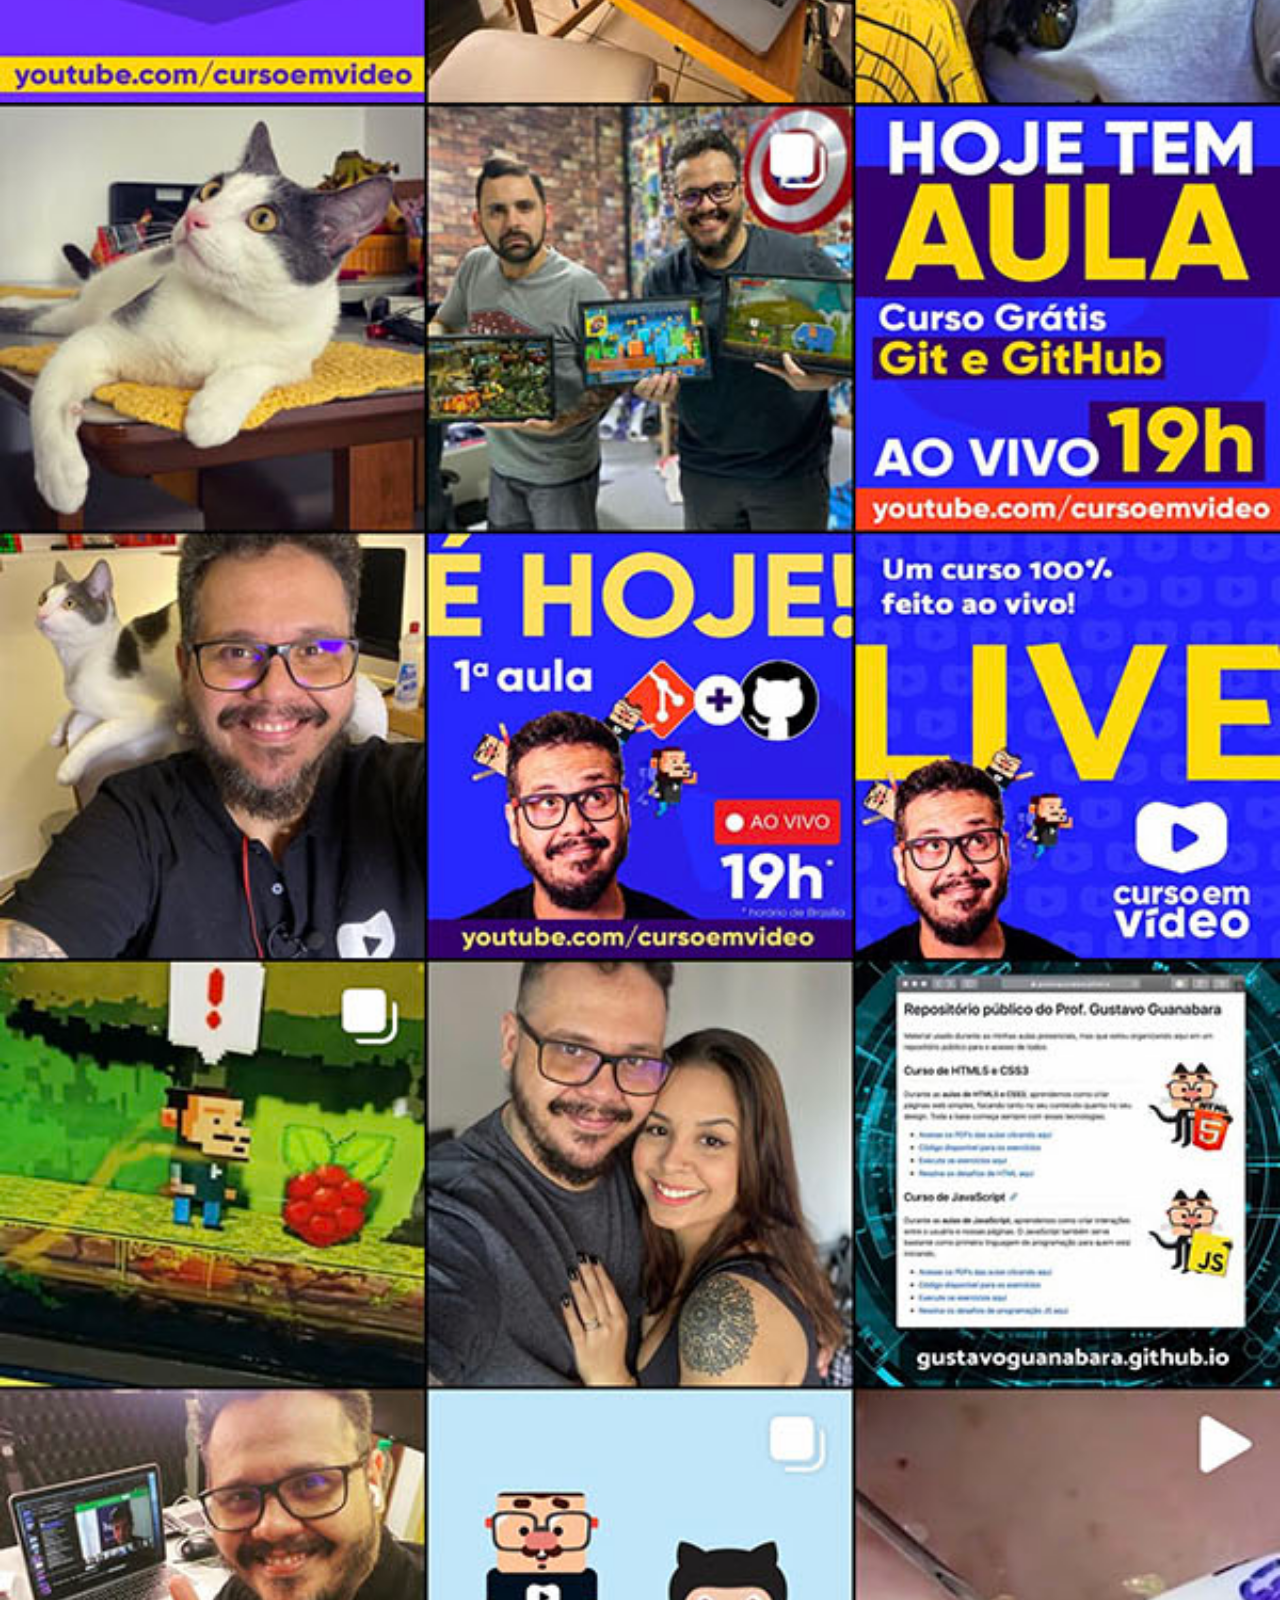
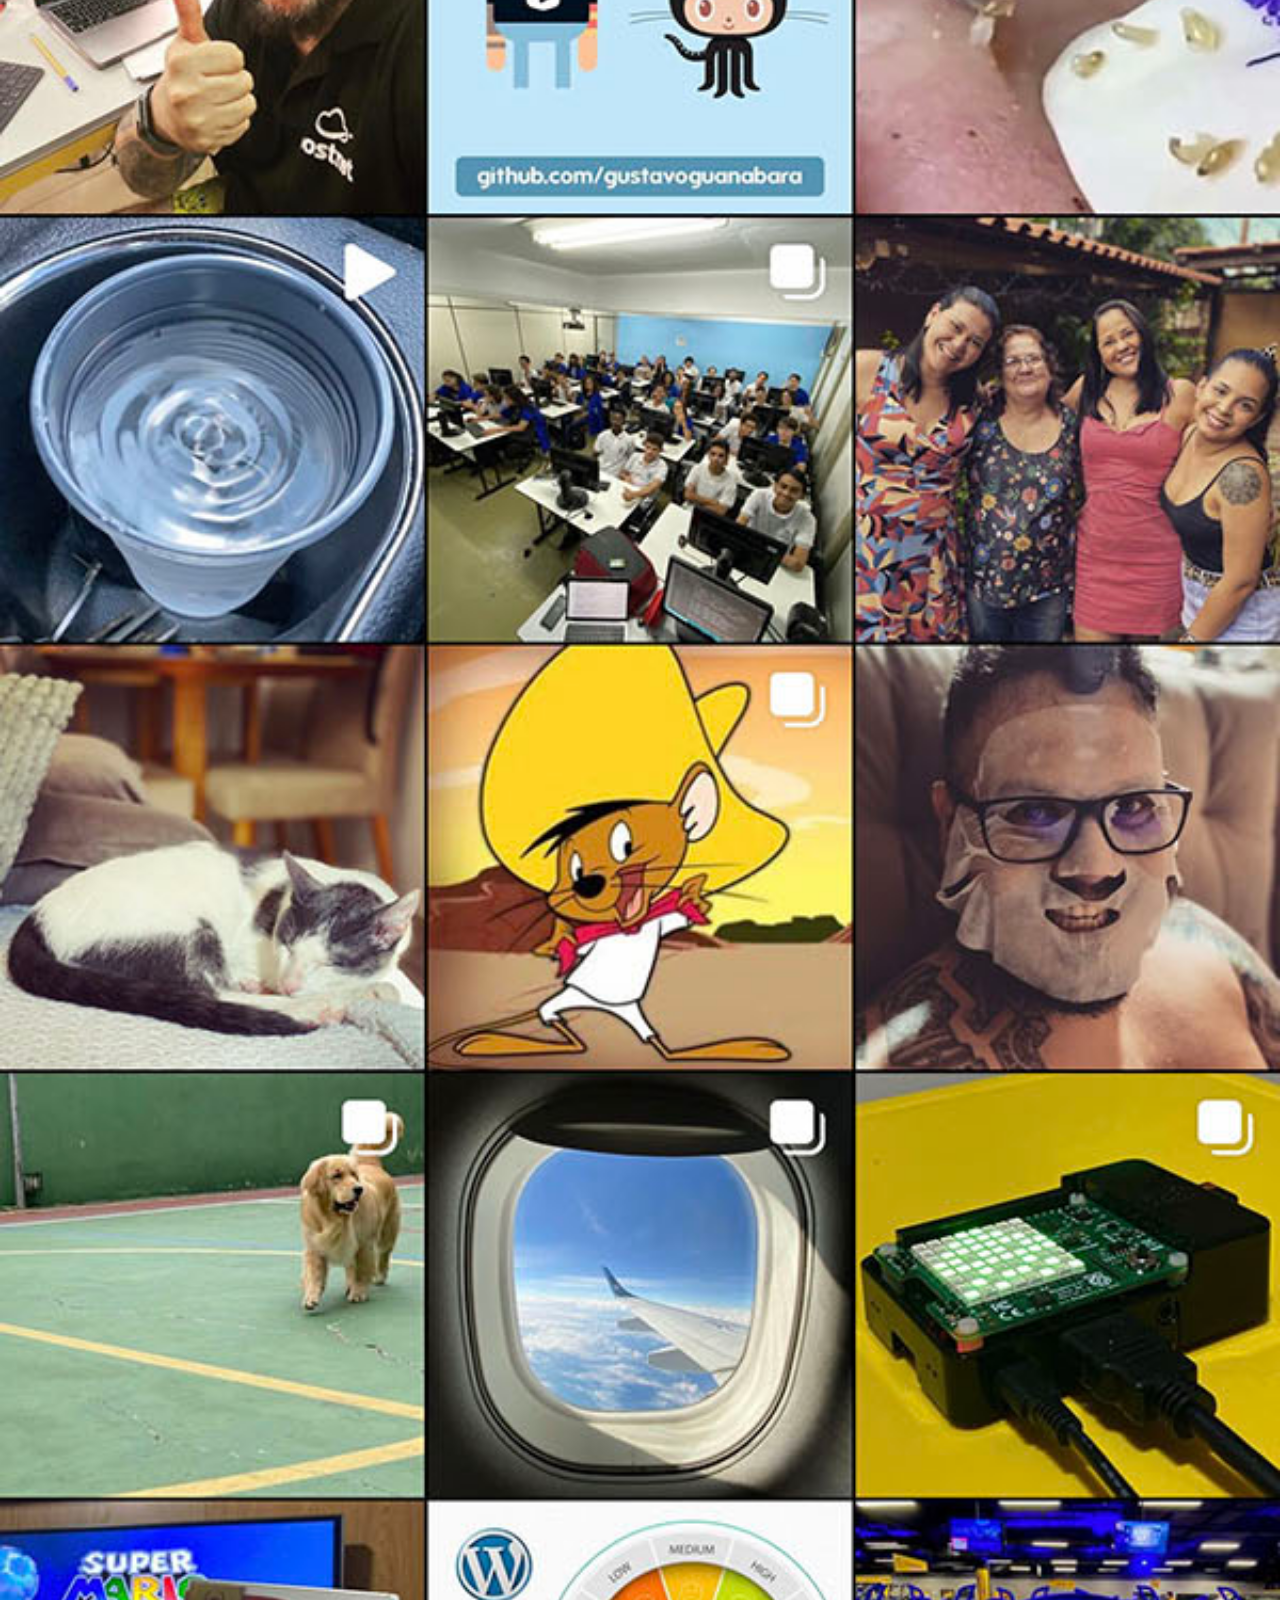
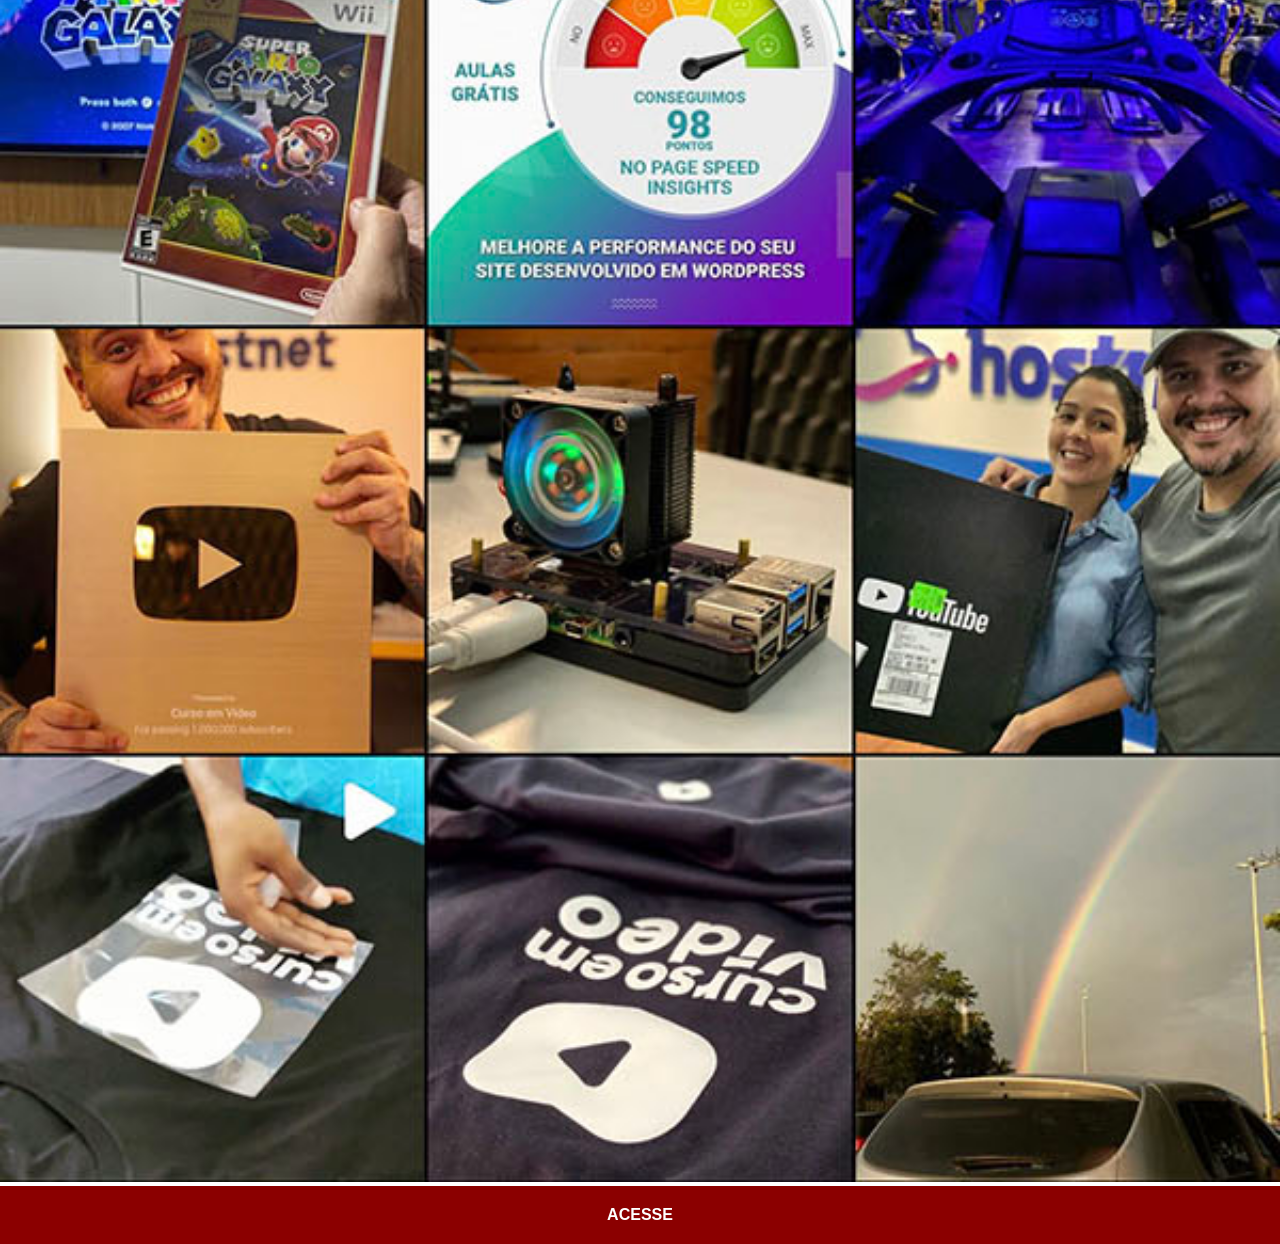
<file: instagram.html>
<!DOCTYPE html>
<html lang="pt-BR">
<head>
    <meta charset="UTF-8">
    <meta name="viewport" content="width=device-width, initial-scale=1.0">
    <title>YouTube</title>
    <link rel="stylesheet" href="css/social.css">
</head>
<body>
    <img src="img/tela-instagram.jpg" alt="Instagram">
    <a href="https://www.youtube.com" target="_blank">ACESSE</a>
</body>
</html>
</file>
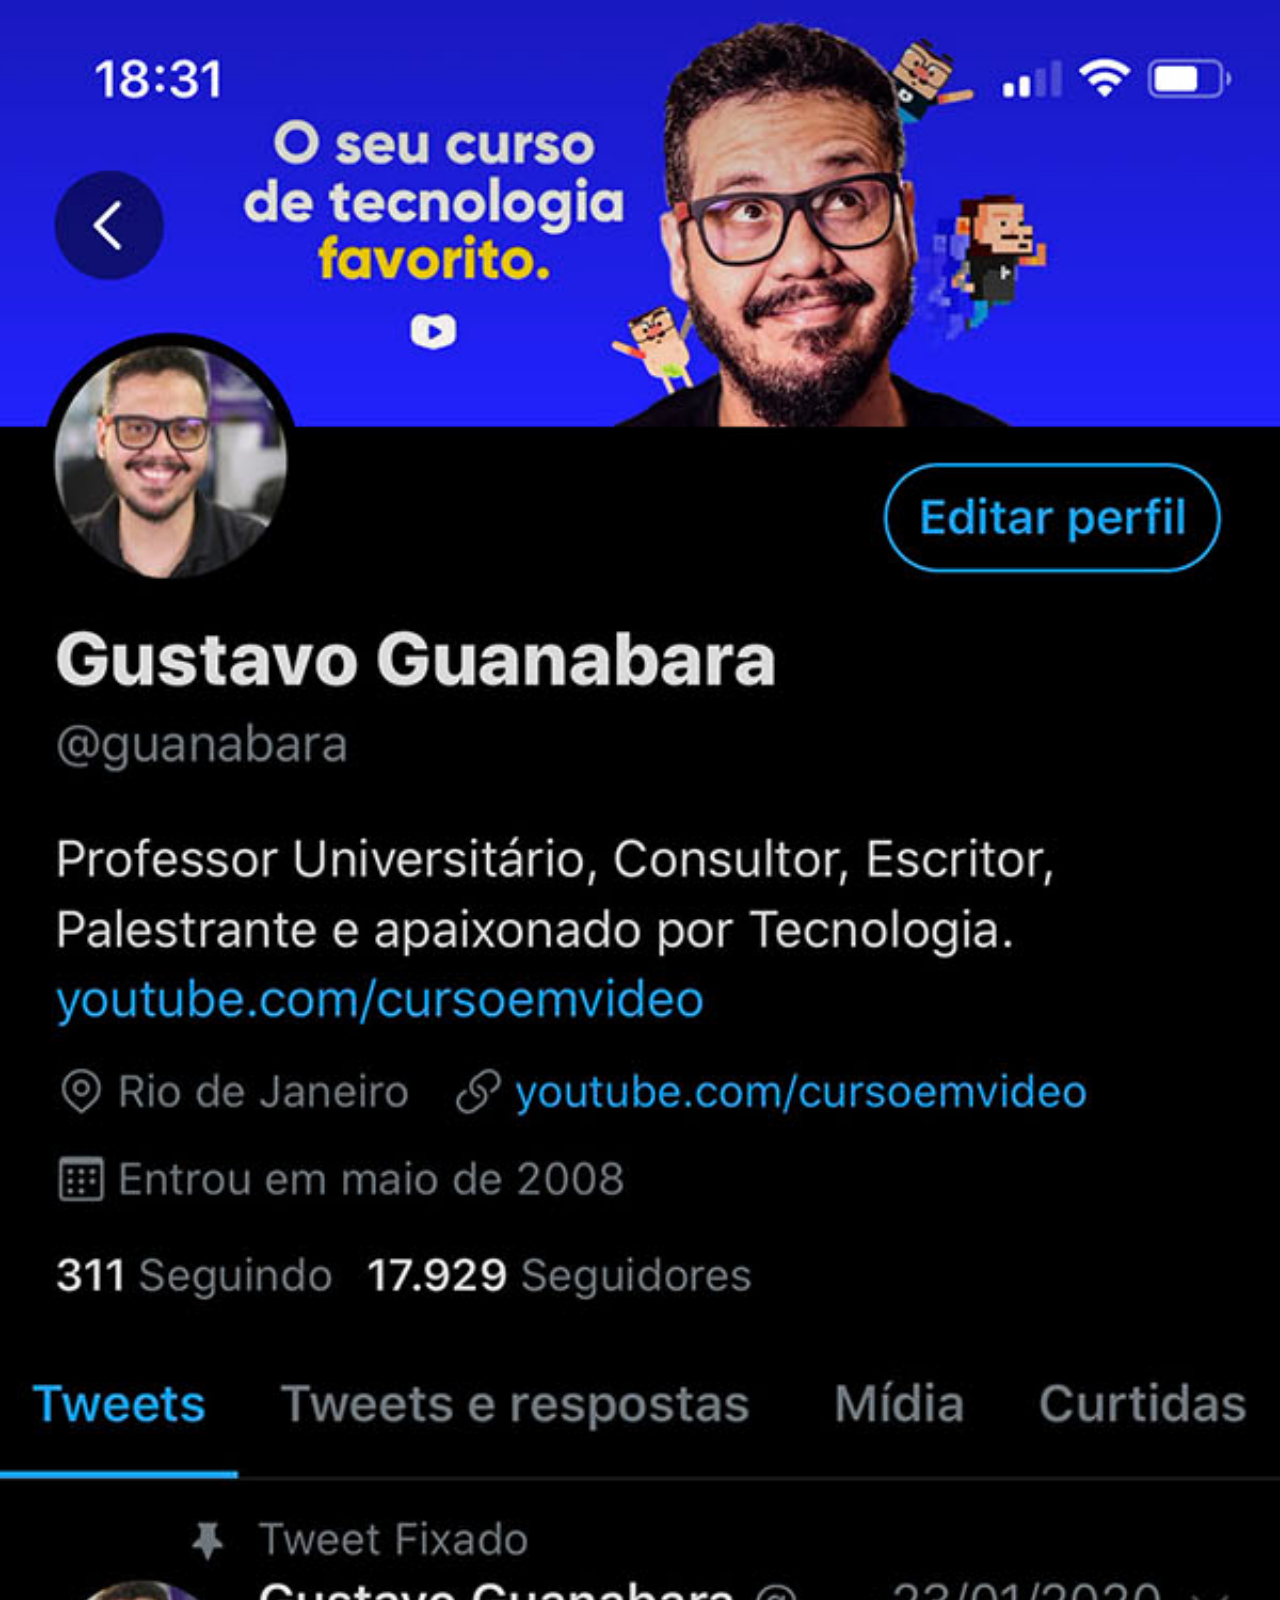
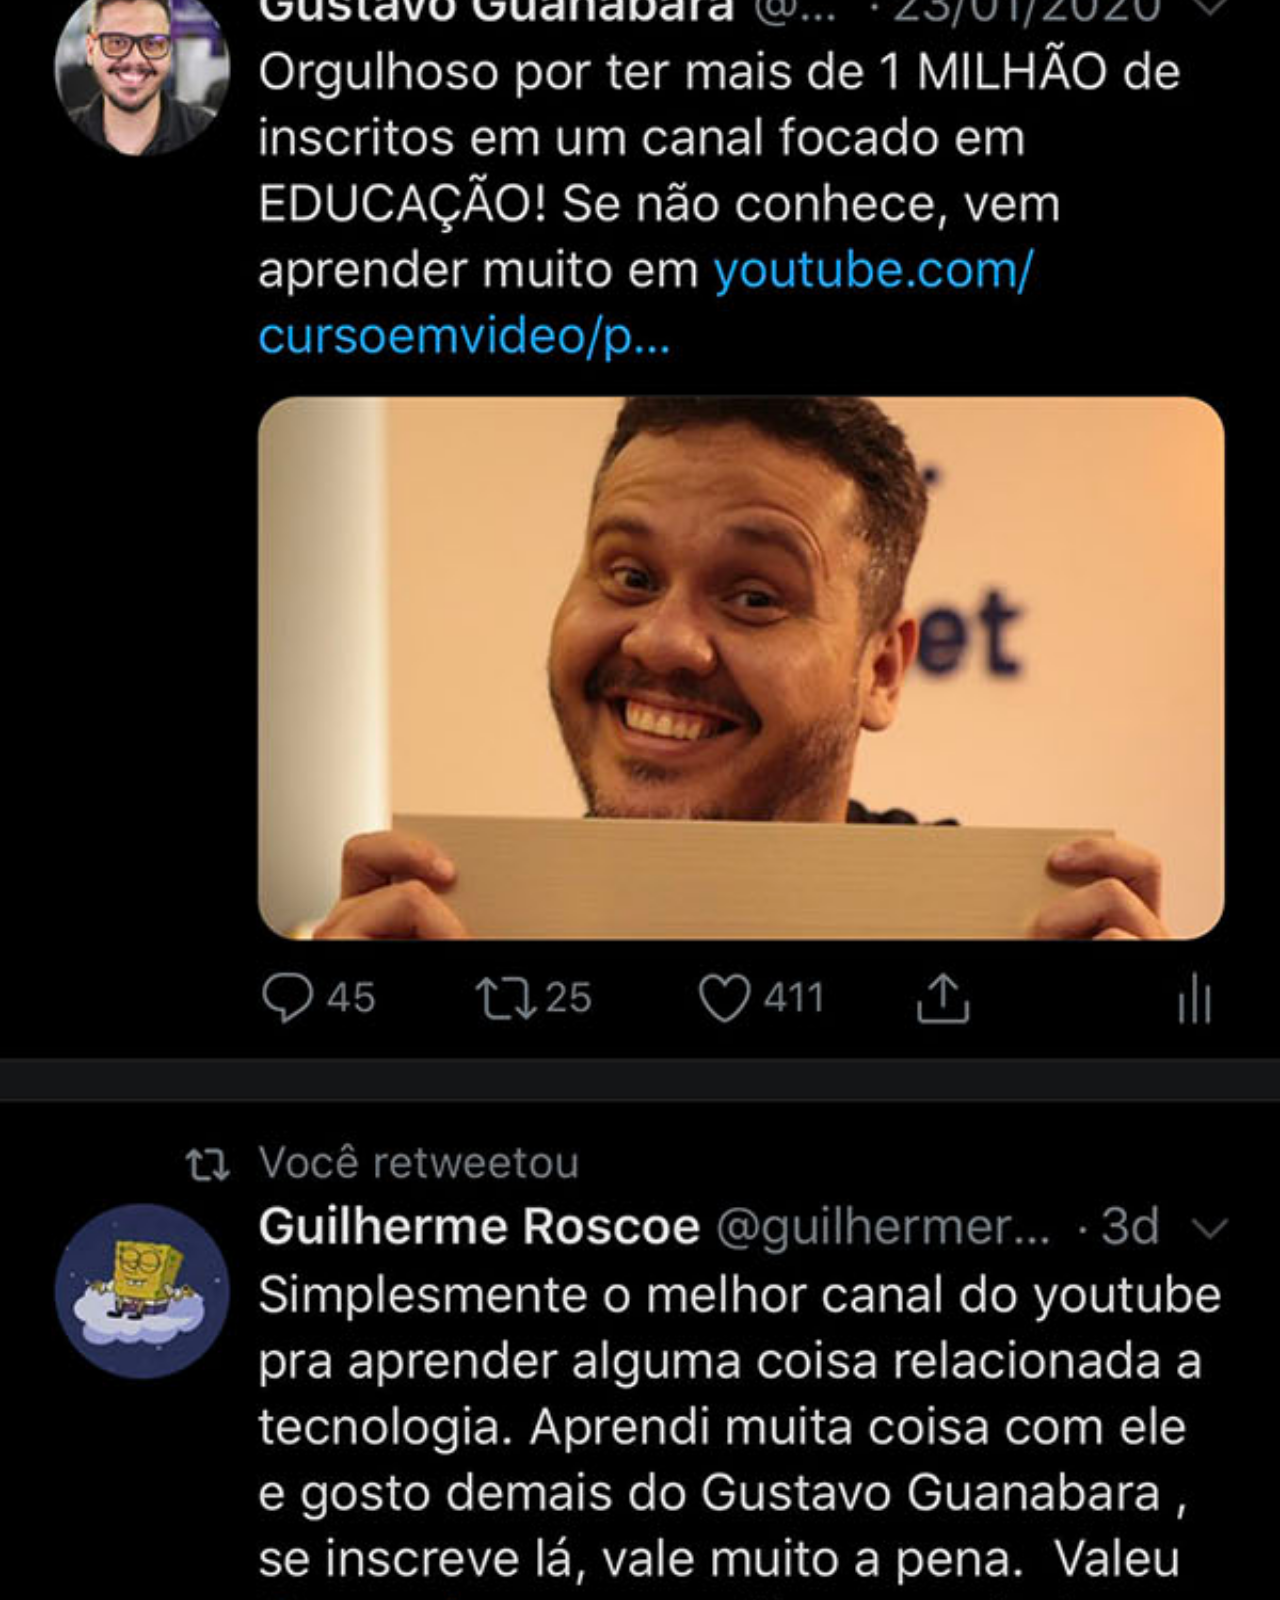
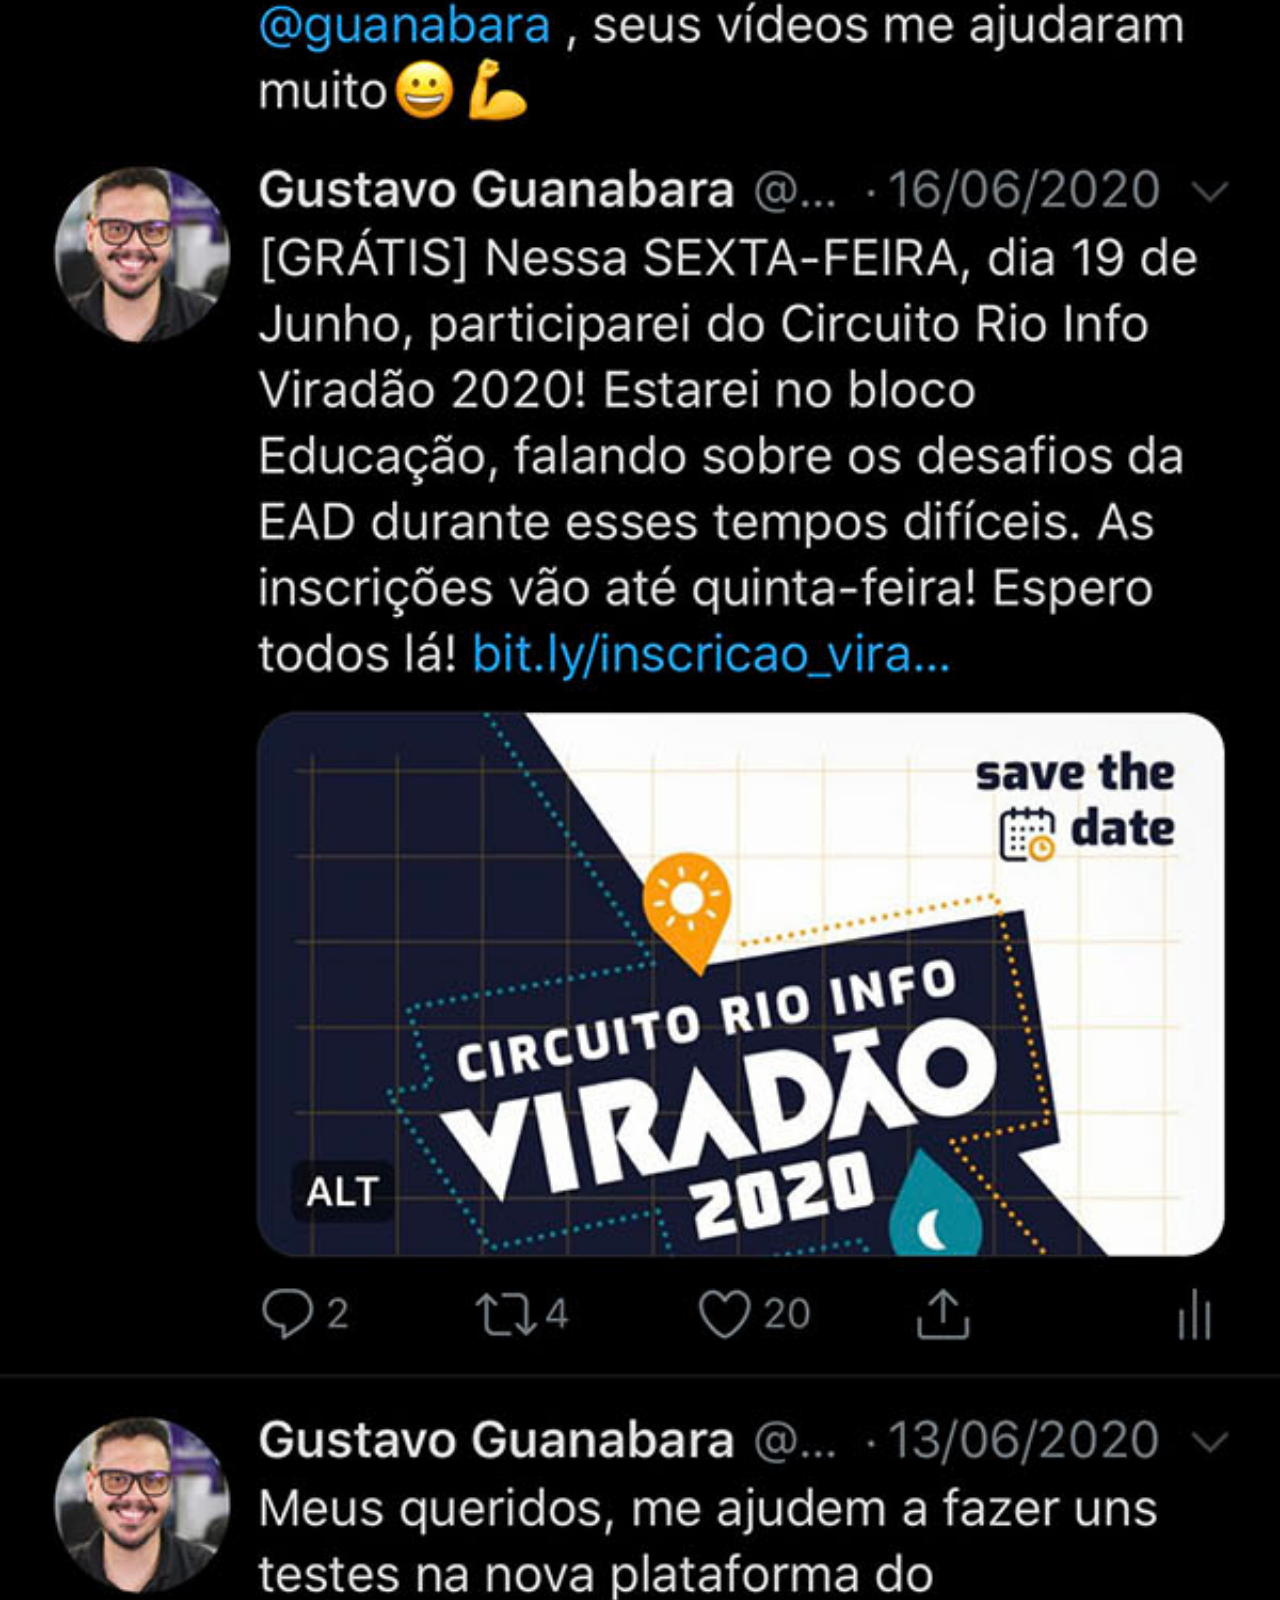
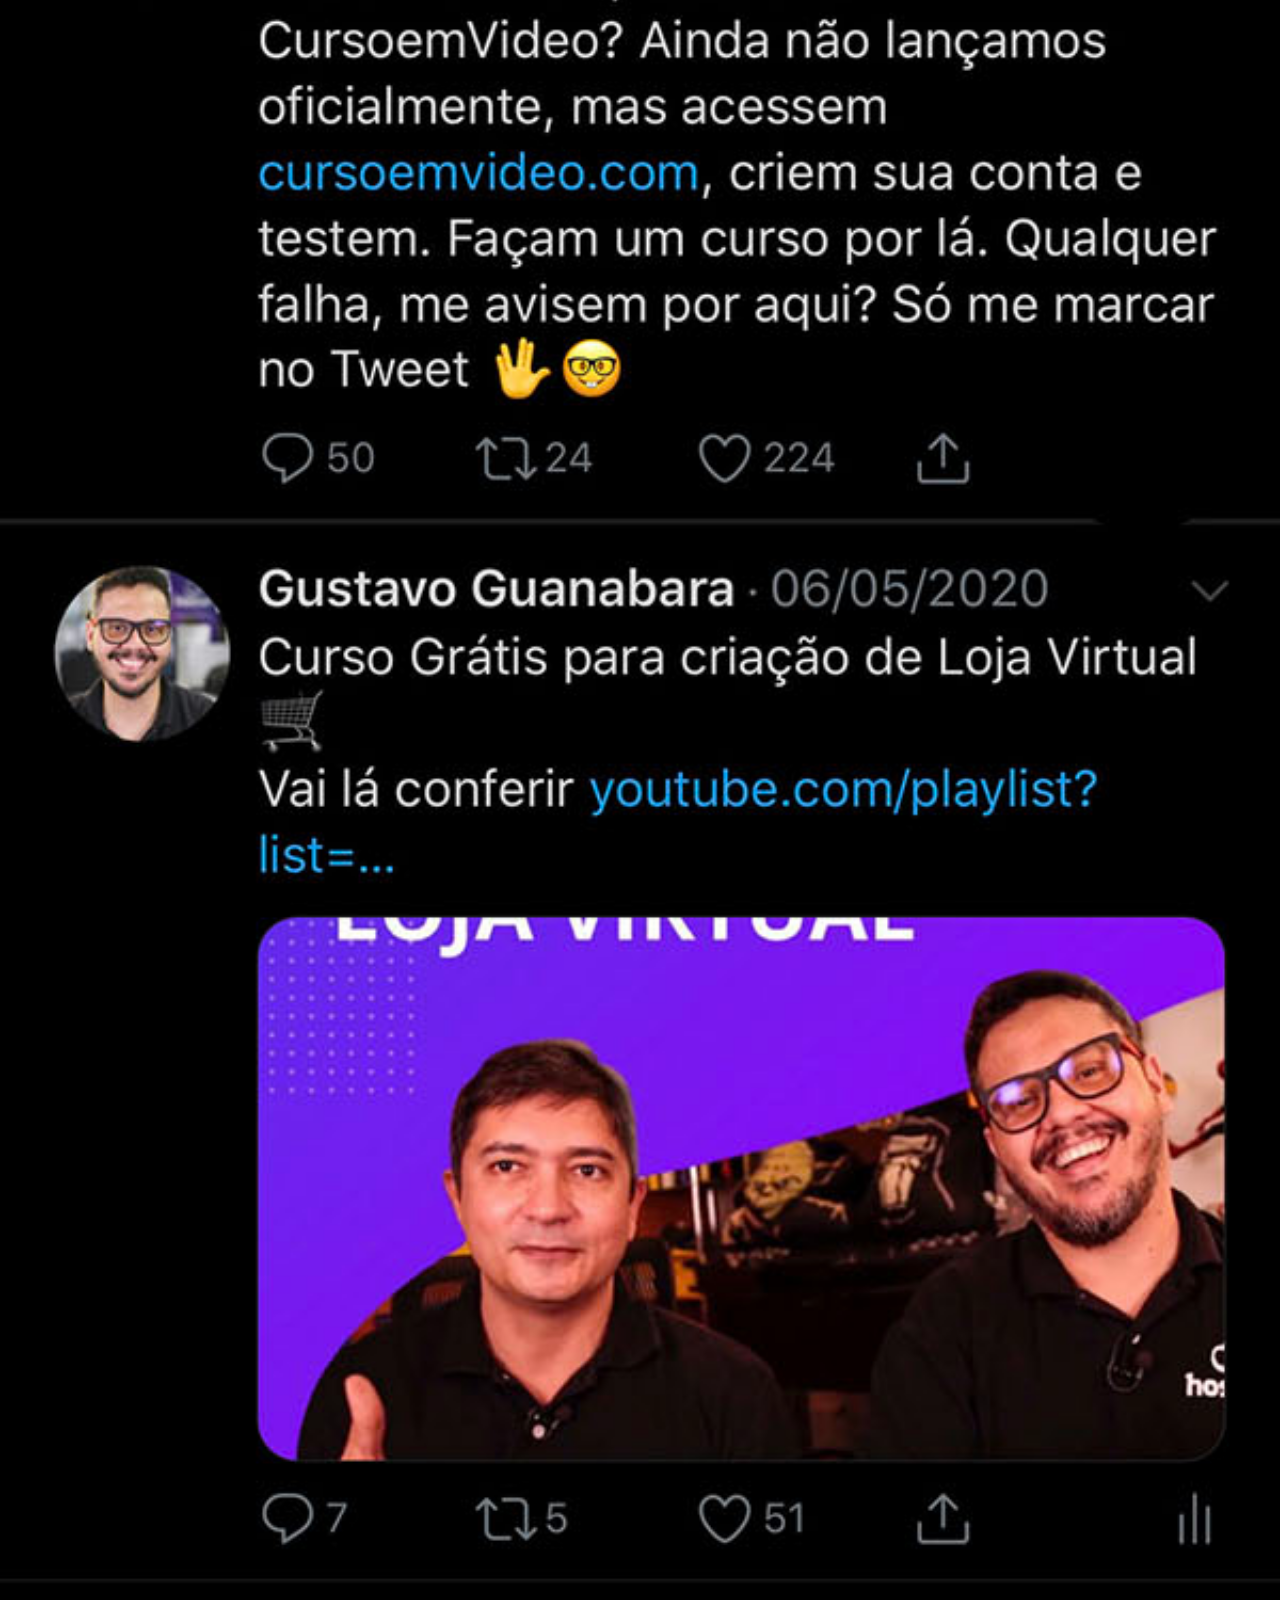
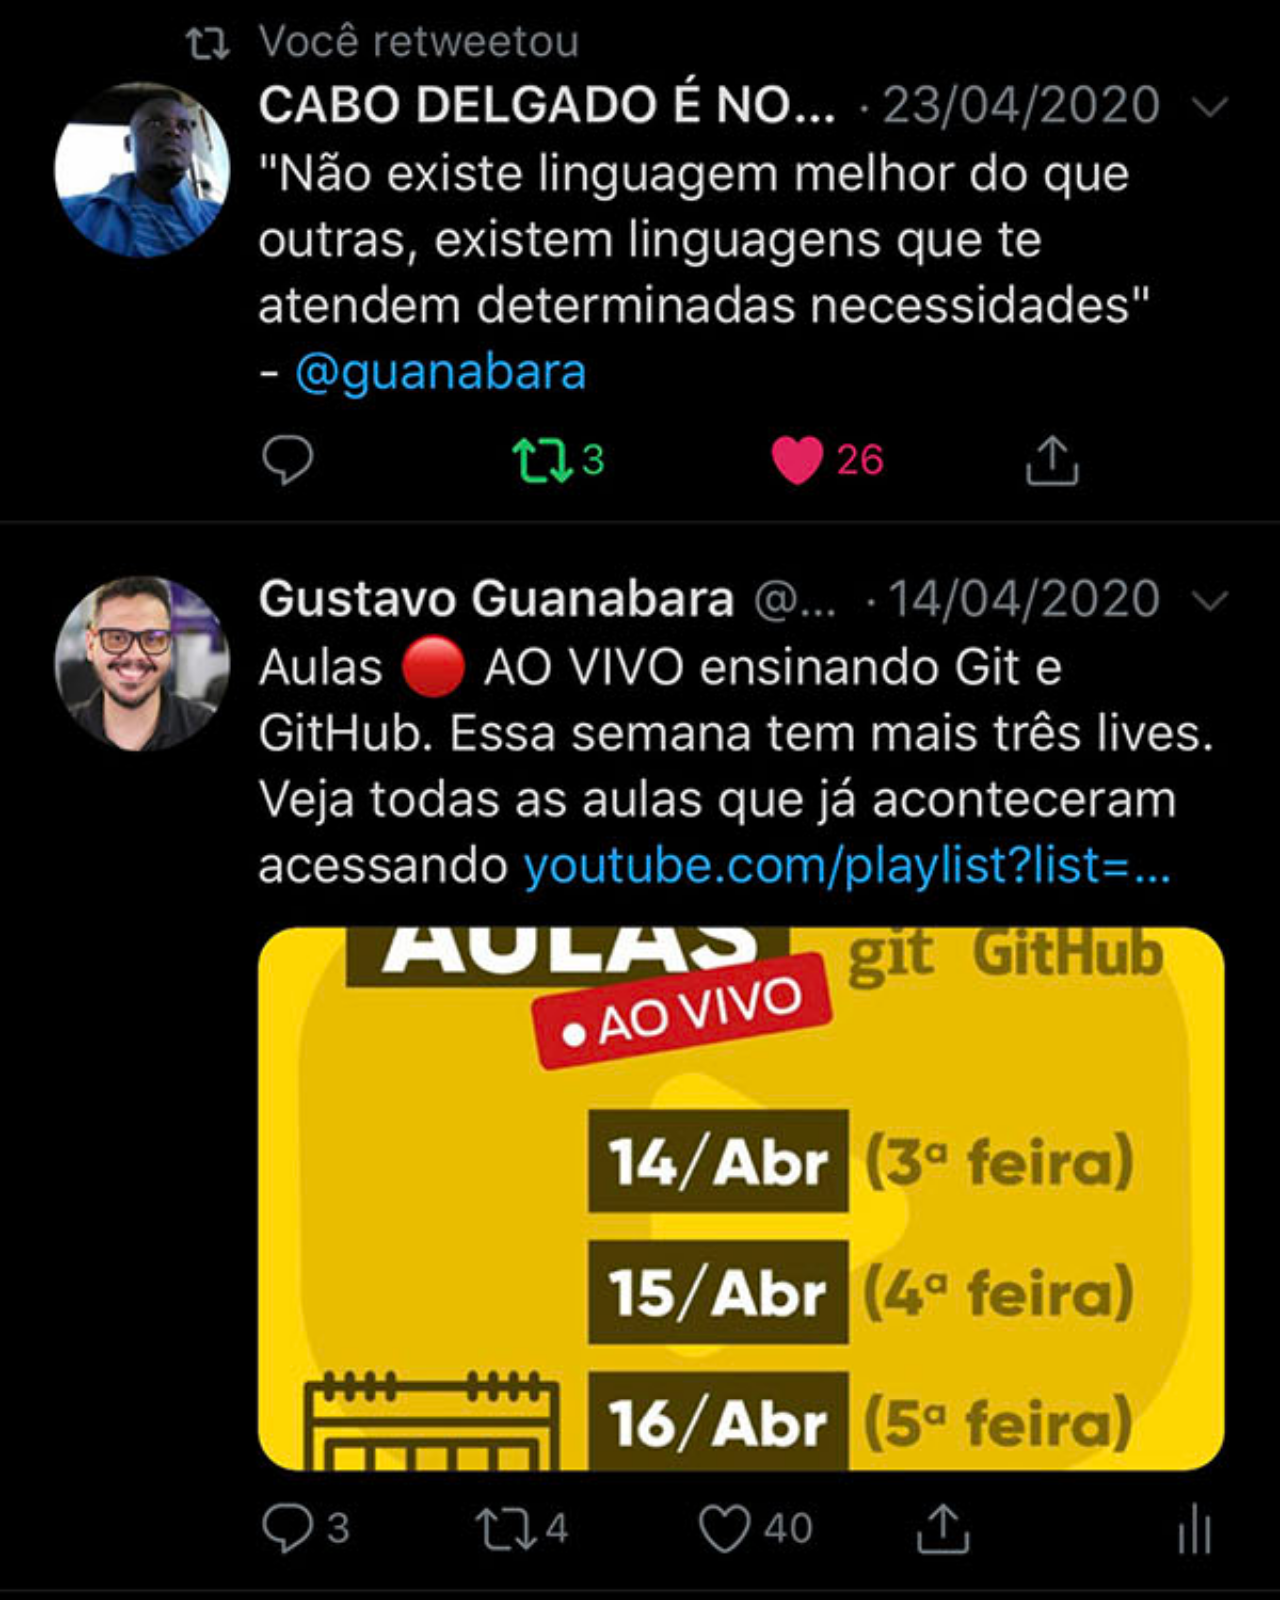
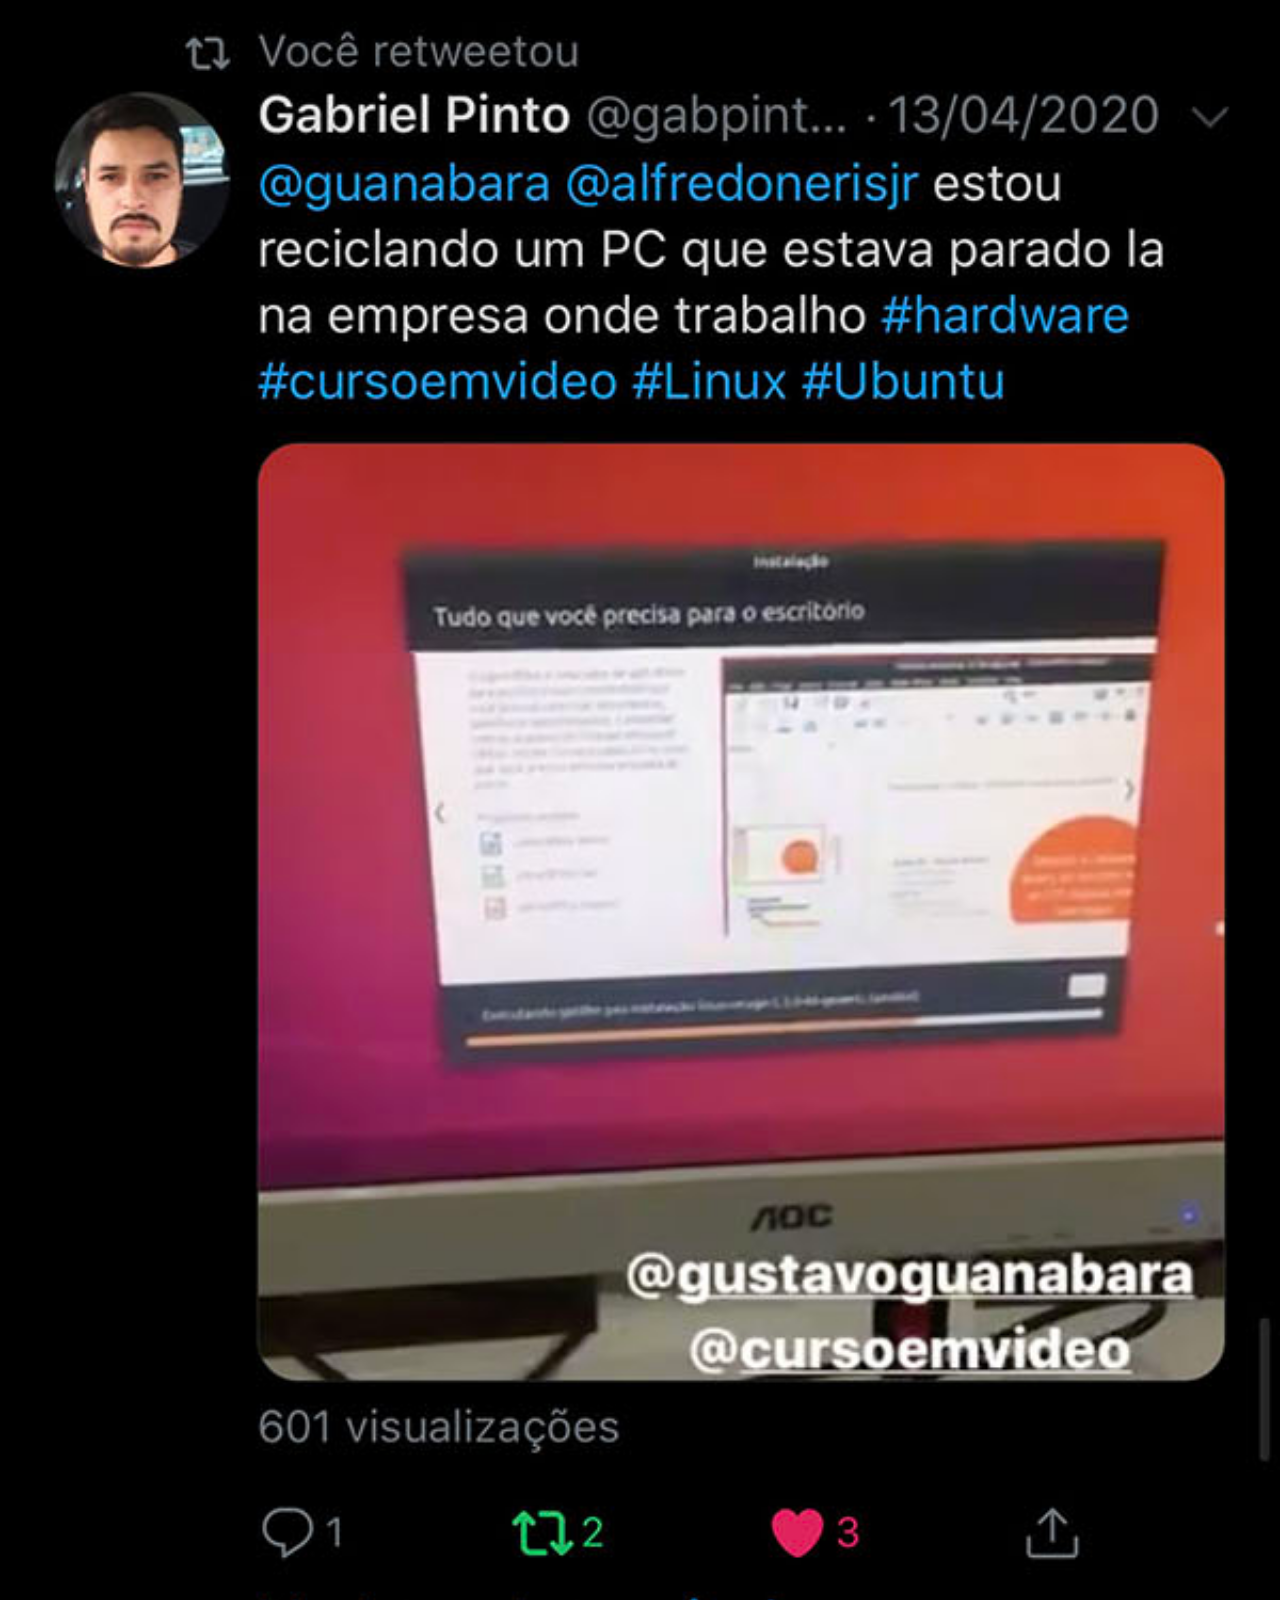
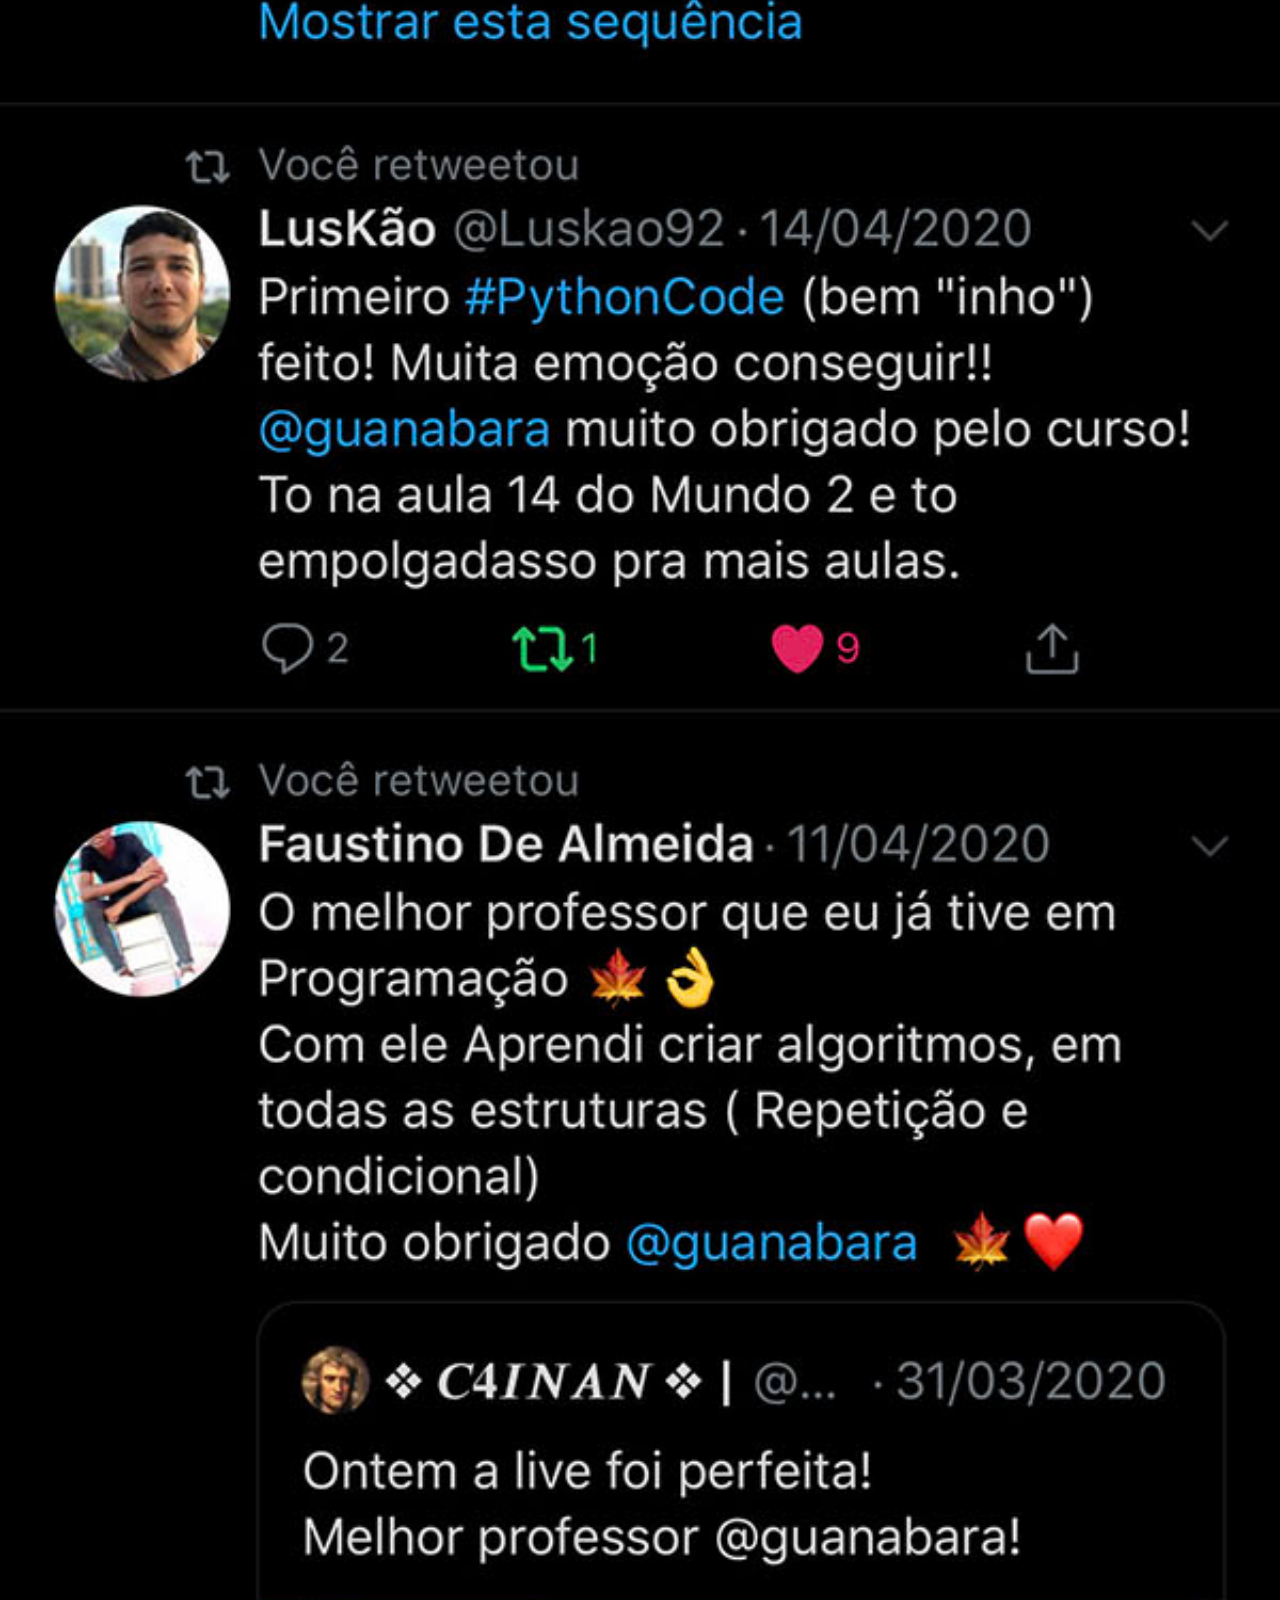
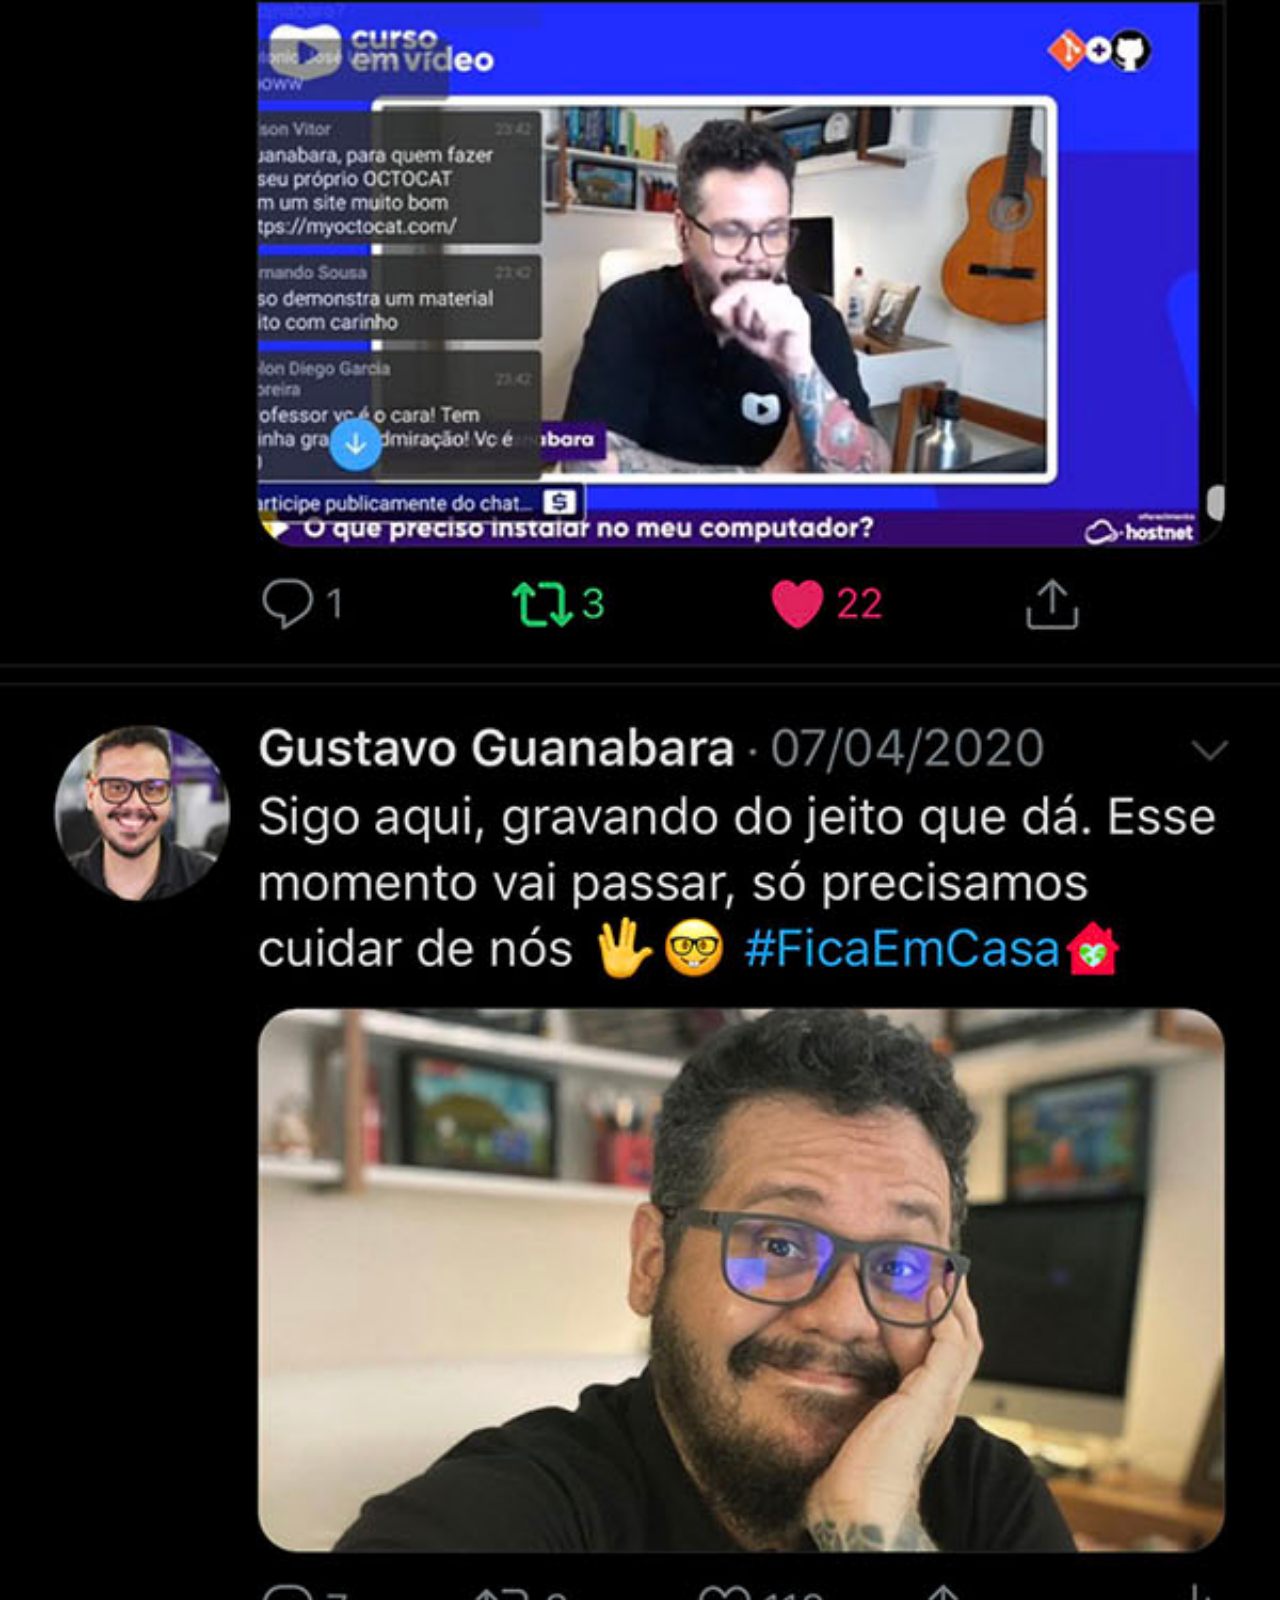
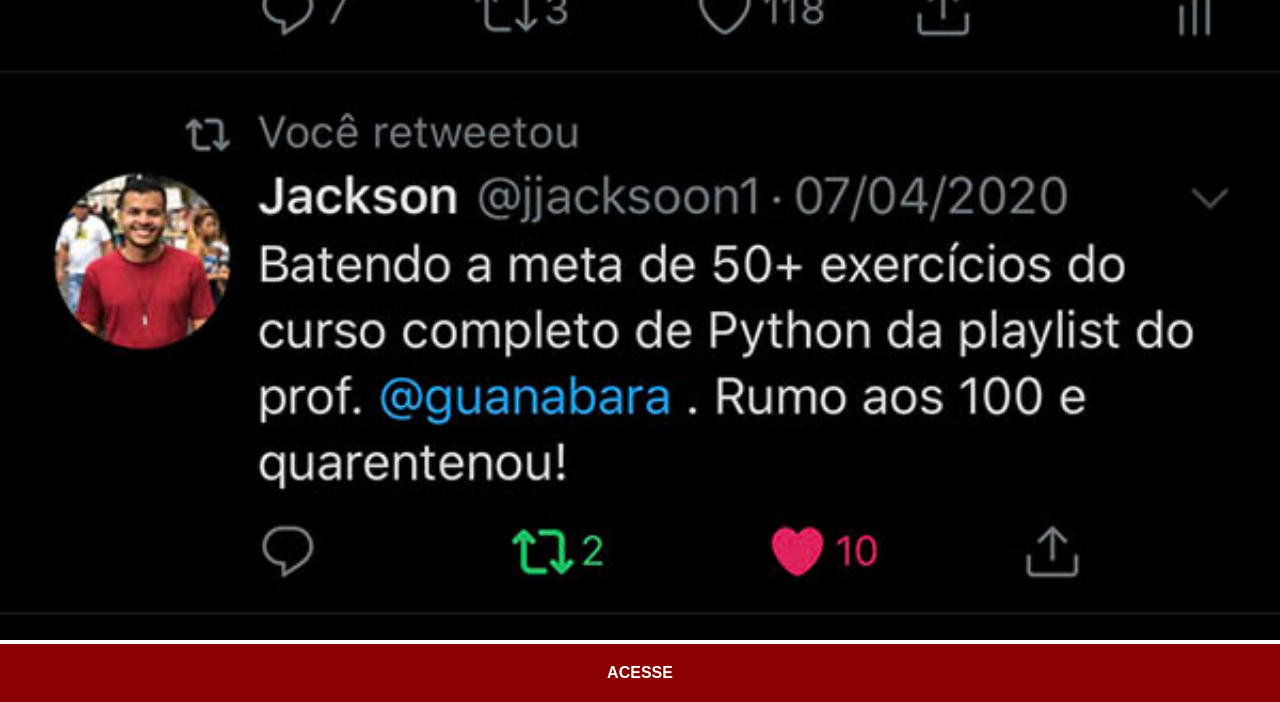
<file: twitter.html>
<!DOCTYPE html>
<html lang="pt-BR">
<head>
    <meta charset="UTF-8">
    <meta name="viewport" content="width=device-width, initial-scale=1.0">
    <title>YouTube</title>
    <link rel="stylesheet" href="css/social.css">
</head>
<body>
    <img src="img/tela-twitter.jpg" alt="Twitter">
    <a href="https://www.youtube.com" target="_blank">ACESSE</a>
</body>
</html>
</file>
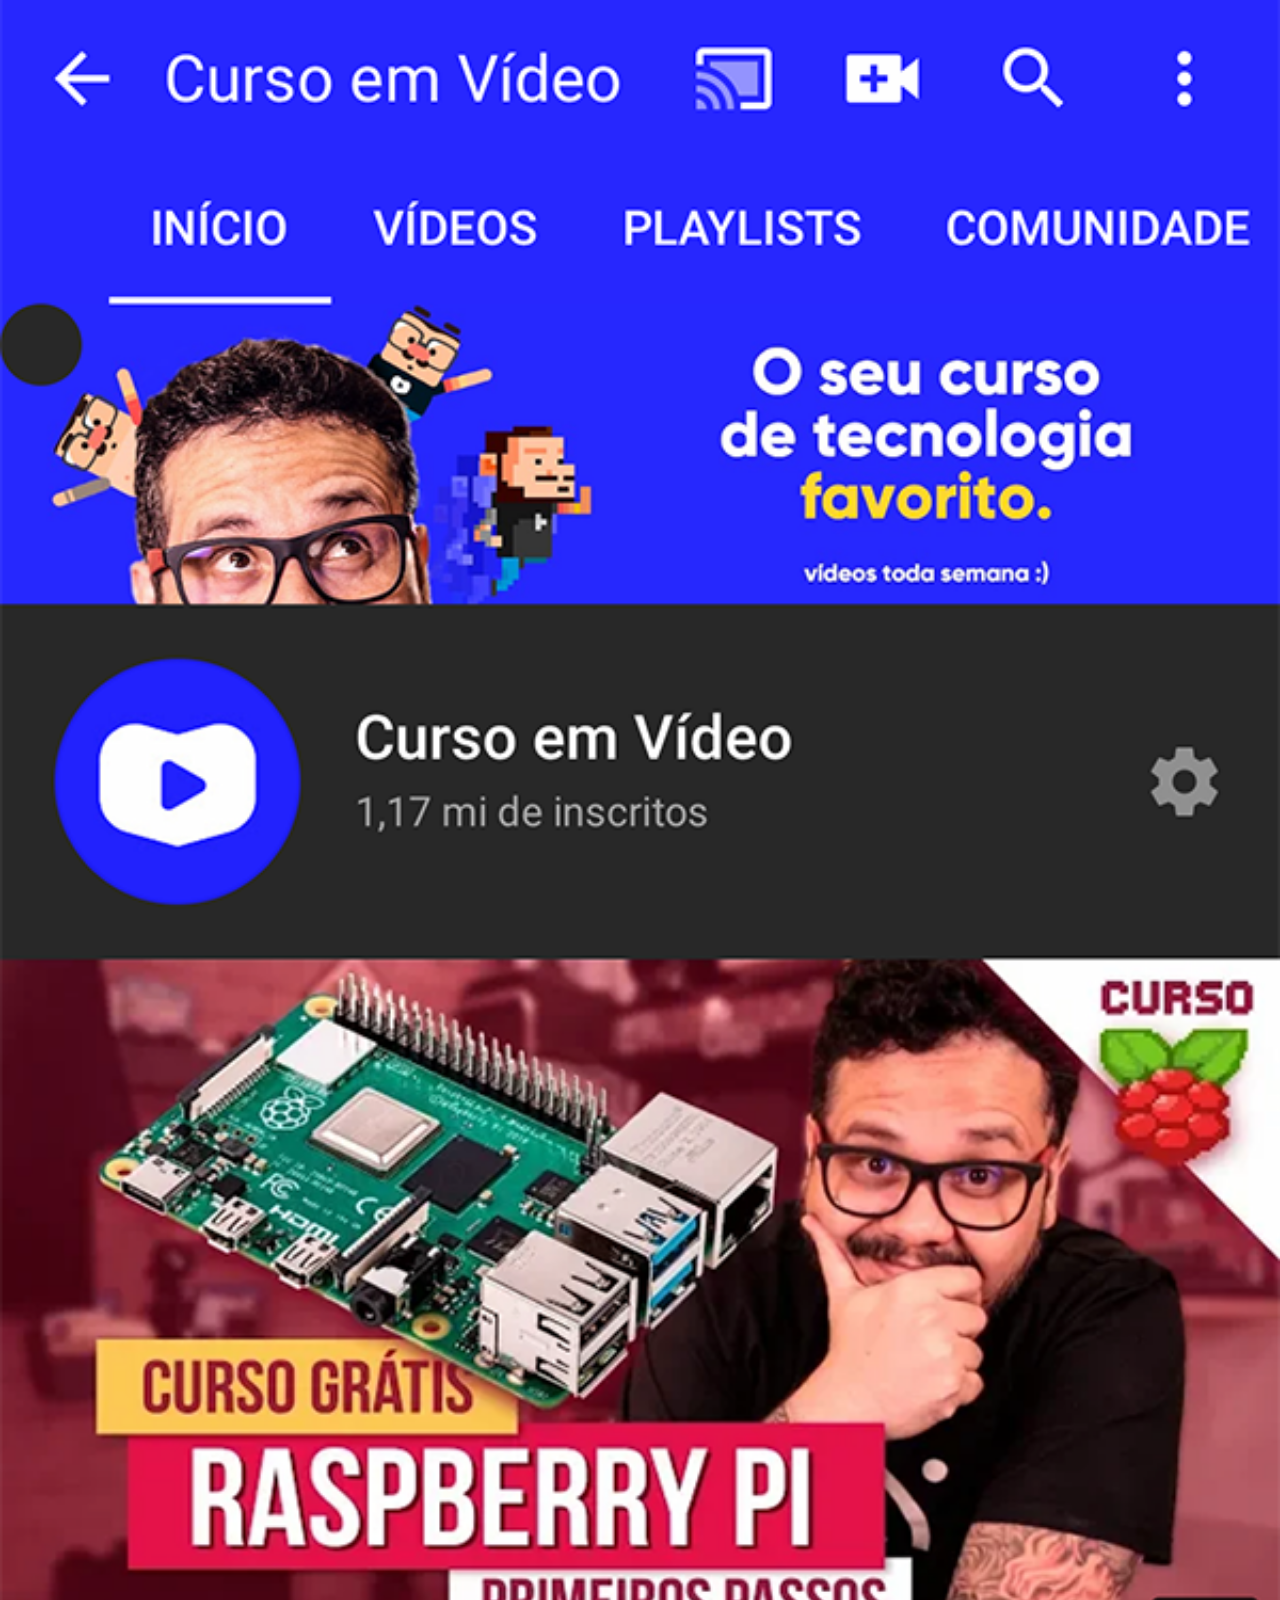
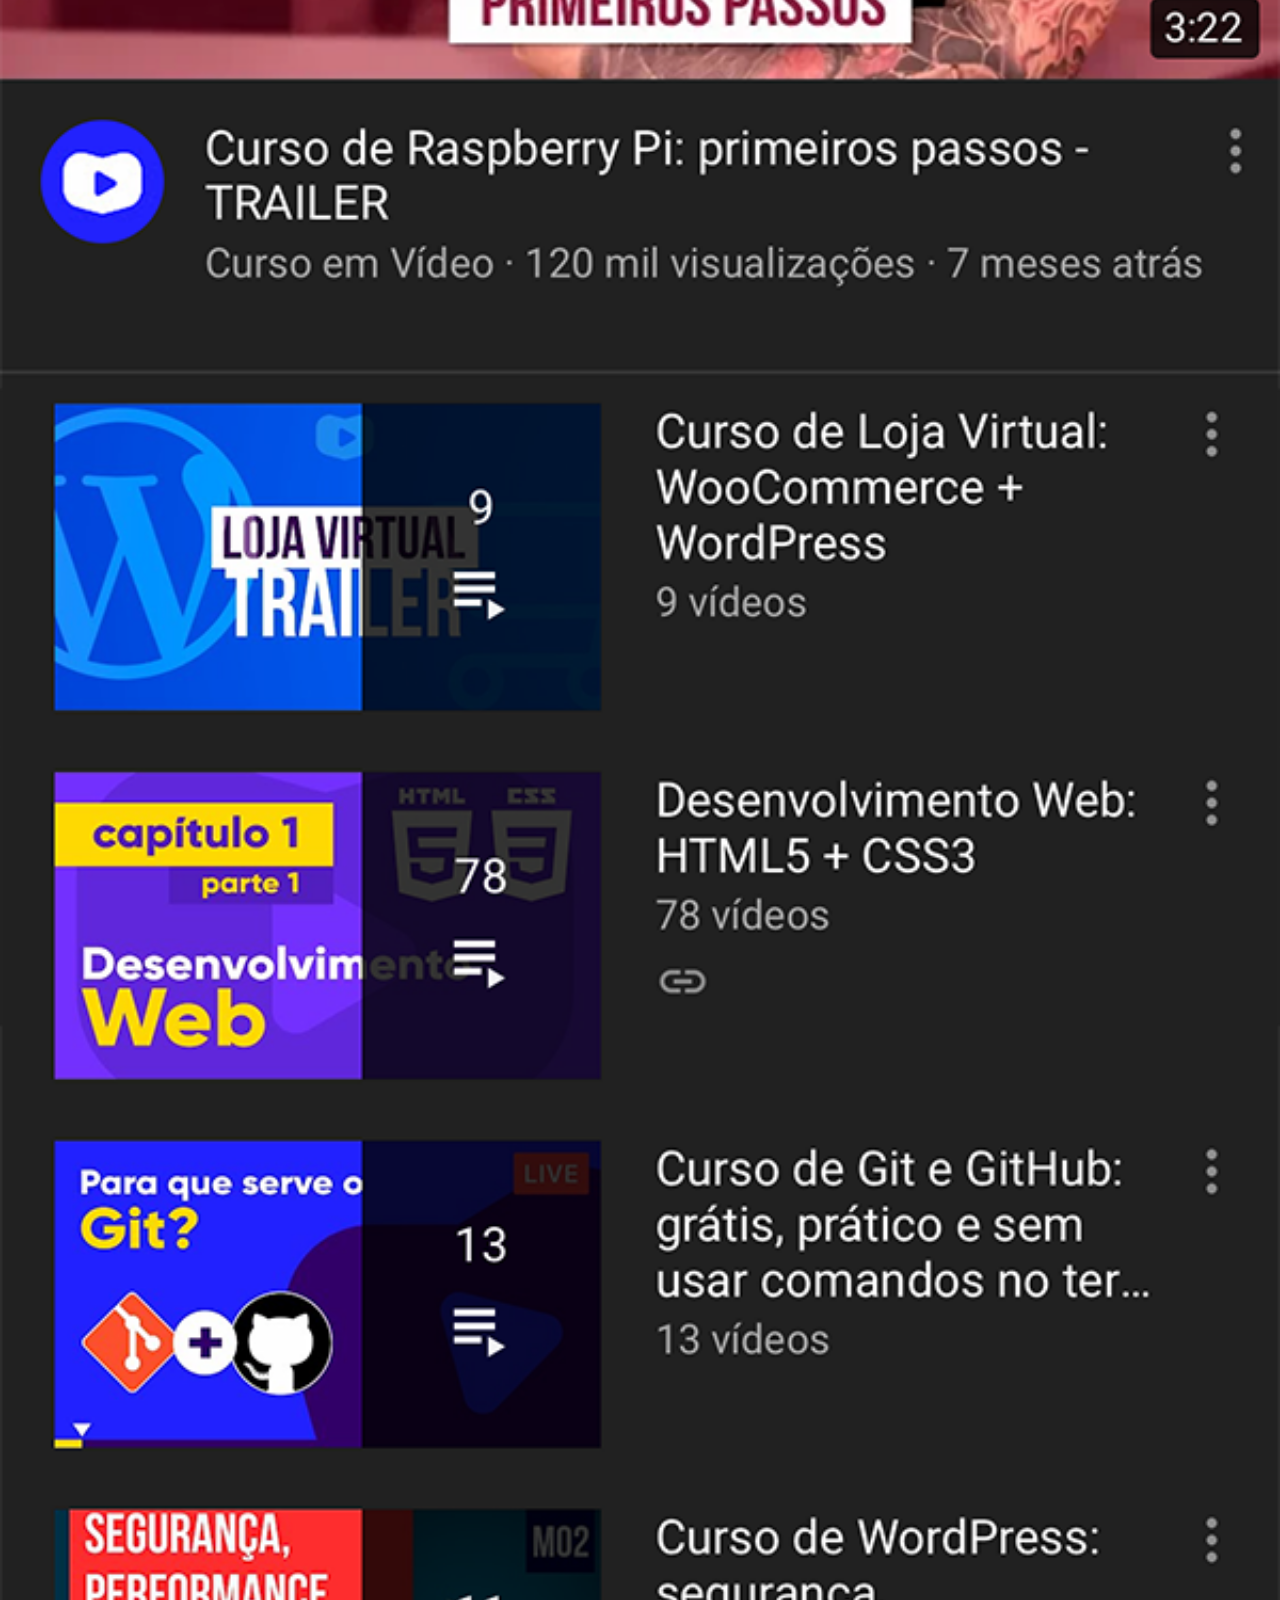
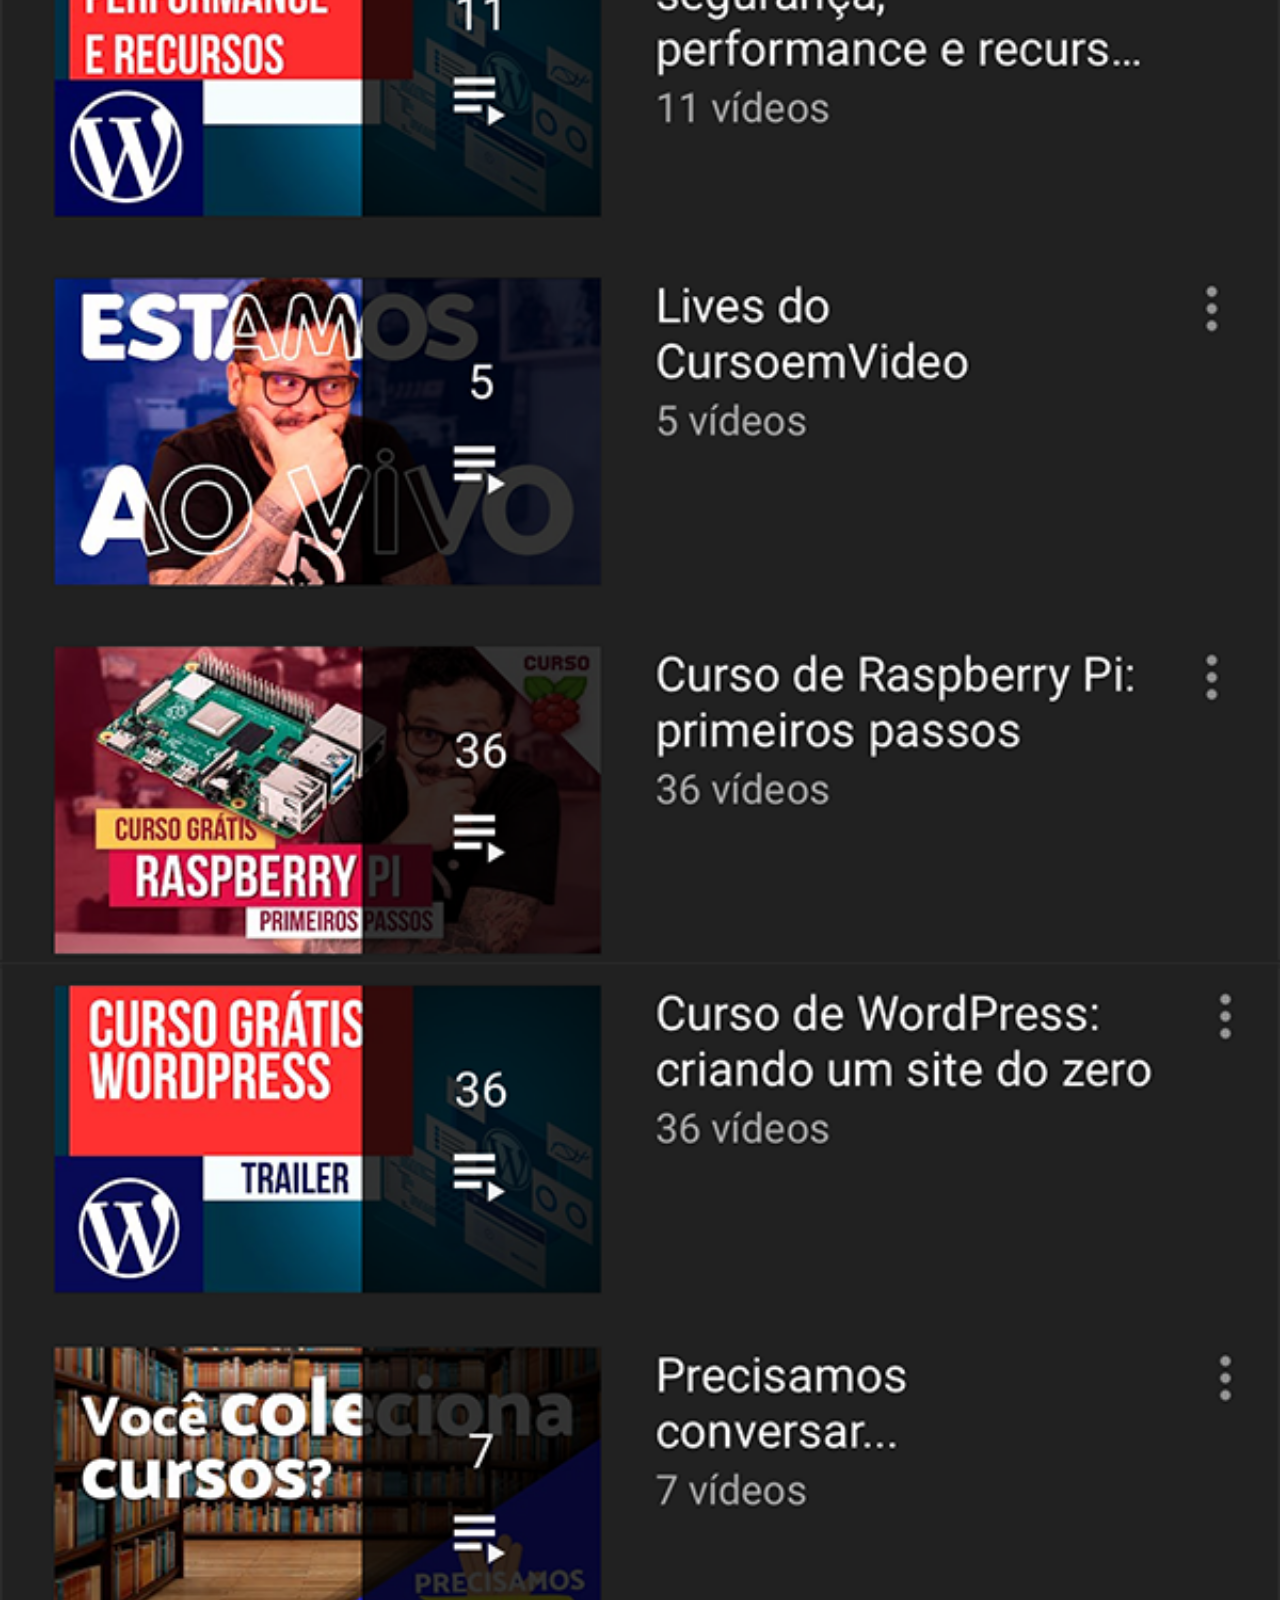
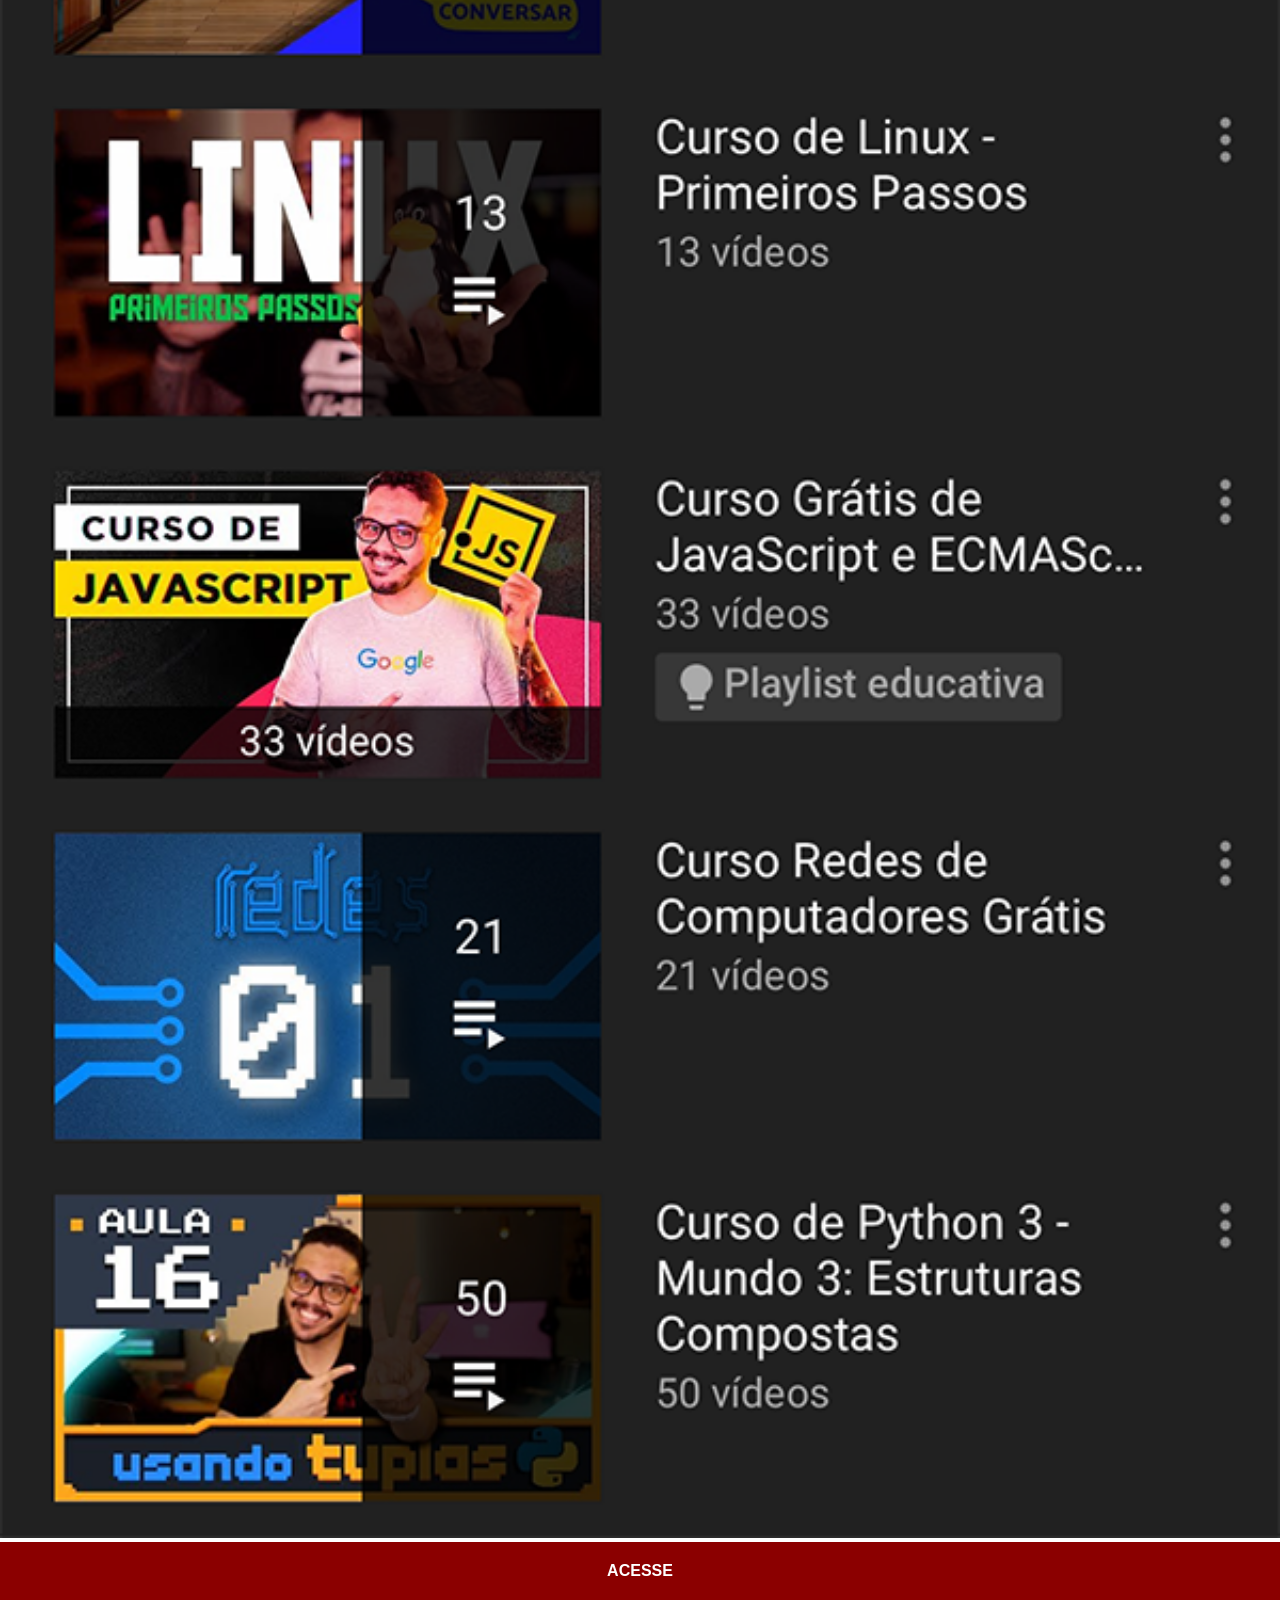
<file: youtube.html>
<!DOCTYPE html>
<html lang="pt-BR">
<head>
    <meta charset="UTF-8">
    <meta name="viewport" content="width=device-width, initial-scale=1.0">
    <title>YouTube</title>
    <link rel="stylesheet" href="css/social.css">
</head>
<body>
    <img src="img/tela-youtube.png" alt="YouTube">
    <a href="https://www.youtube.com" target="_blank">ACESSE</a>
</body>
</html>
</file>
<file: css/style.css>
@charset "UTF-8";

* {
    margin: 0px;
    padding: 0px;
    font-family: Arial, Helvetica, sans-serif;
}

html, body {
    height: 100vh;
    width: 100vw;
    background-color: black;
}

body {
    background: url('../img/fundo-madeira.jpg') no-repeat center;
    background-size: cover;
    background-attachment: fixed;
}

main {
    height: 100vh;
    position: relative;
}

section#telefone {
    height: 627px;
    width: 311px;
    position: absolute;
    transform: translate(-50%, -50%);
    top: 50%;
    left: 50%;
    background-image: url('../img/frame-iphone.png');
}

iframe#tela {
    position: relative;
    top: 80px;
    left: 22px;
    width: 267px;
    height: 471px;
}

section#redes-sociais {
    text-align: right;
}

section#redes-sociais a img {
    width: 50px;
    margin: 10px;
    border-radius: 50%;
    box-shadow: 2px 2px 5px rgba(0, 0, 0, 0.397);
    box-sizing: border-box;
}

section#redes-sociais a img:hover {
    border: 2px solid rgba(255, 255, 255, 0.596);
    transform: translate(-2px, -2px);
    box-shadow: 5px 5px 5px rgba(0, 0, 0, 0.562);
    transition: transform .35s, border 1s;
}
</file>
<file: css/social.css>
* {
    margin: 0px;
    padding: 0px;
    font-family: Arial, Helvetica, sans-serif;
}

::-webkit-scrollbar {
    width: 0px;
    height: 0px;
}

img {
    width: 100vw;
}

a {
    display: block;
    background-color: darkred;
    padding: 20px;
    text-align: center;
    font-weight: bolder;
    text-decoration: none;
    color: white;
}

a:hover {
    background-color: red;
}
</file>
